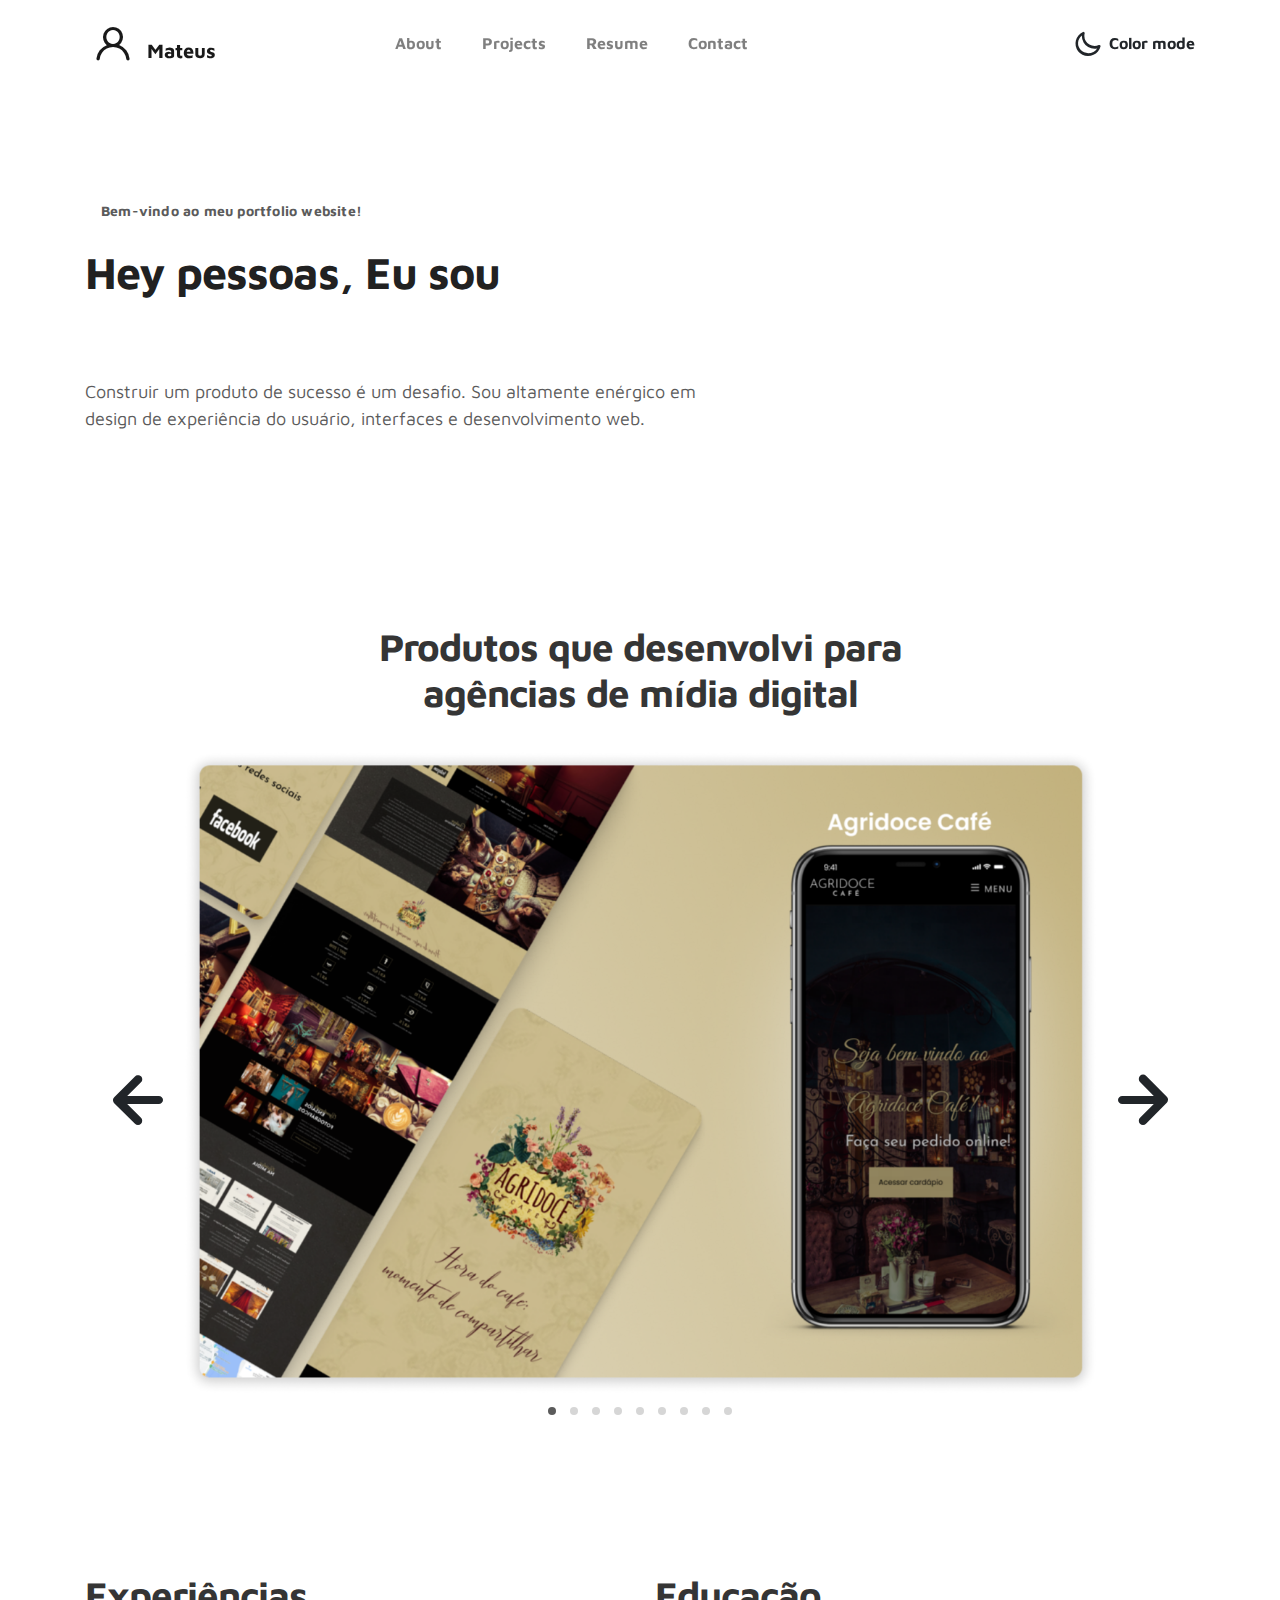
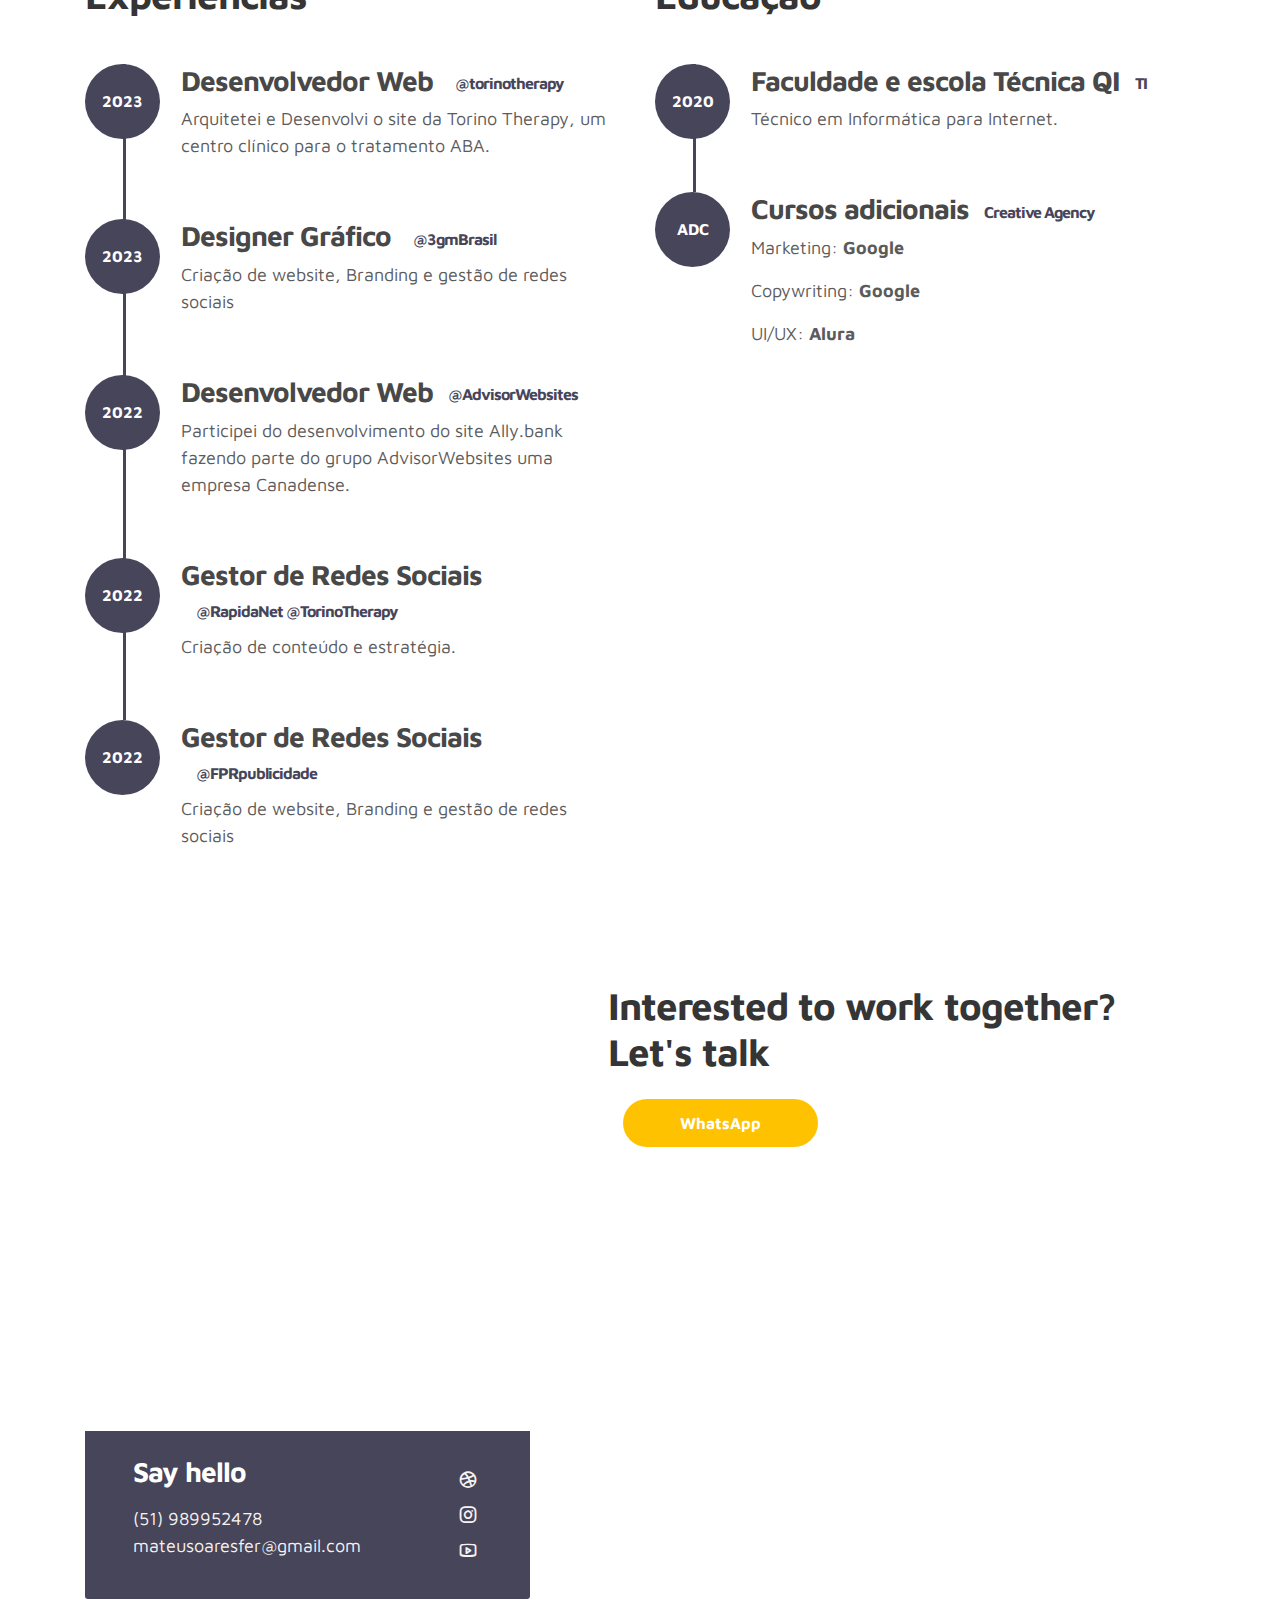
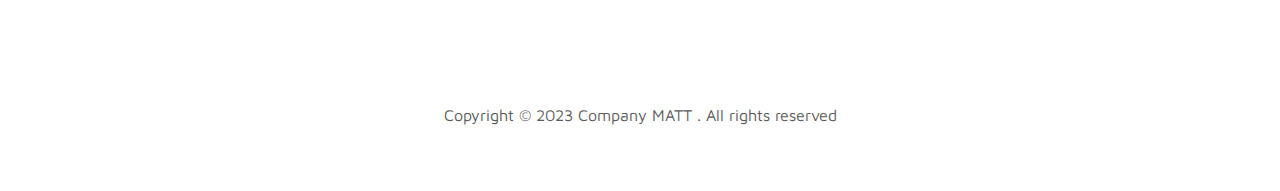
<file: index.html>
<!doctype html>
<html lang="en">
  <head>
    <meta charset="utf-8">
    <meta name="viewport" content="width=device-width, initial-scale=1, shrink-to-fit=no">
    <meta name="description" content="">
    <meta name="author" content="">

    <title>Mateus Fernandes</title>

    <link rel="stylesheet" href="css/bootstrap.min.css">
    <link rel="stylesheet" href="css/unicons.css">
    <link rel="stylesheet" href="css/owl.carousel.min.css">
    <link rel="stylesheet" href="css/owl.theme.default.min.css">

    <!-- MAIN STYLE -->
    <link rel="stylesheet" href="css/tooplate-style.css">
    
<!--




-->
  </head>
  <body>

    <!-- MENU -->
    <nav class="navbar navbar-expand-sm navbar-light">
        <div class="container">
            <a class="navbar-brand" href="index.html"><i class='uil uil-user'></i> Mateus</a>

            <button class="navbar-toggler" type="button" data-toggle="collapse" data-target="#navbarNav" aria-controls="navbarNav" aria-expanded="false"
                aria-label="Toggle navigation">
                <span class="navbar-toggler-icon"></span>
                <span class="navbar-toggler-icon"></span>
                <span class="navbar-toggler-icon"></span>
            </button>

            <div class="collapse navbar-collapse" id="navbarNav">
                <ul class="navbar-nav mx-auto">
                    <li class="nav-item">
                        <a href="#about" class="nav-link"><span data-hover="About">About</span></a>
                    </li>
                    <li class="nav-item">
                        <a href="#project" class="nav-link"><span data-hover="Projects">Projects</span></a>
                    </li>
                    <li class="nav-item">
                        <a href="#resume" class="nav-link"><span data-hover="Resume">Resume</span></a>
                    </li>
                    <li class="nav-item">
                        <a href="#contact" class="nav-link"><span data-hover="Contact">Contact</span></a>
                    </li>
                </ul>

                <ul class="navbar-nav ml-lg-auto">
                    <div class="ml-lg-4">
                      <div class="color-mode d-lg-flex justify-content-center align-items-center">
                        <i class="color-mode-icon"></i>
                        Color mode
                      </div>
                    </div>
                </ul>
            </div>
        </div>
    </nav>

    <!-- ABOUT -->
    <section class="about full-screen d-lg-flex justify-content-center align-items-center" id="about">
        <div class="container">
            <div class="row">
                
                <div class="col-lg-7 col-md-12 col-12 d-flex align-items-center">
                    <div class="about-text">
                        <small class="small-text">Bem-vindo ao <span class="mobile-block">meu portfolio website!</span></small>
                        <h1 class="animated animated-text">
                            <span class="mr-2">Hey pessoas, Eu sou</span>
                                <div class="animated-info">
                                    <span class="animated-item">Mateus</span>
                                    <span class="animated-item">Web Designer</span>
                                    <span class="animated-item">UI/UX</span>
                                </div>
                        </h1>

                        <p>Construir um produto de sucesso é um desafio. Sou altamente enérgico em design de experiência do usuário, interfaces e desenvolvimento web.</p>
                        
                        <!--<div class="custom-btn-group mt-4">
                          <a href="#" class="btn mr-lg-2 custom-btn"><i class='uil uil-file-alt'></i> Download Resume</a>
                          <a href="#contact" class="btn custom-btn custom-btn-bg custom-btn-link">Get a free quote</a>
                        </div>-->
                    </div>
                </div>

              

            </div>
        </div>
    </section>

    <!-- PROJECTS -->
    <section class="project py-5" id="project">
        <div class="container">
                
                <div class="row">
                  <div class="col-lg-11 text-center mx-auto col-12">

                      <div class="col-lg-8 mx-auto">
                        <h2>Produtos que desenvolvi para agências de mídia digital</h2>
                      </div>

                      <div class="owl-carousel owl-theme">
                        <div class="item">
                          <div class="project-info">
                            <a href="./projeto/cafe.html" target="_blank"><img src="images/project/project-image01.png" class="img-fluid" alt="project image"></a>
                            
                          </div>
                        </div>

                        <div class="item">
                          <div class="project-info">
                            <a href="./projeto/estetica.html" target="_blank"><img src="images/project/project-image02.png" class="img-fluid" alt="project image"></a>
                            
                          </div>
                        </div>

                        <div class="item">
                          <div class="project-info">
                            <a href="./projeto/torino.html" target="_blank" rel="noopener noreferrer"><img src="images/project/project-image03.png" class="img-fluid" alt="project image"></a>
                            
                          </div>
                        </div>

                        <div class="item">
                          <div class="project-info">
                            <a href="./projeto/escola.html" target="_blank" rel="noopener noreferrer"><img src="images/project/project-image04.png" class="img-fluid" alt="project image"></a>
                            
                          </div>
                        </div>

                        <div class="item">
                          <div class="project-info">
                            <a href="./projeto/telha.html" target="_blank"><img src="images/project/project-image05.png" class="img-fluid" alt="project image"></a>
                            
                          </div>
                        </div>
                        <div class="item">
                          <div class="project-info">
                          <a href="./projeto/dentolin.html" target="_blank" rel="noopener noreferrer"><img src="images/project/project-image06.png" class="img-fluid" alt="project image"></a>
                            
                          </div>
                        </div>
                        <div class="item">
                          <div class="project-info">
                            <a href="./projeto/refri.html" target="_blank" rel="noopener noreferrer"> <img src="images/project/project-image07.png" class="img-fluid" alt="project image"></a>
                           
                          </div>
                        </div>
                        <div class="item">
                          <div class="project-info">
                            <a href="./projeto/sudonet.html" target="_blank" rel="noopener noreferrer"><img src="images/project/project-image08.png" class="img-fluid" alt="project image"></a>
                            
                          </div>
                        </div>
                        <div class="item">
                          <div class="project-info">
                            <a href="./projeto/agro.html" target="_blank" rel="noopener noreferrer"><img src="images/project/project-image09.png" class="img-fluid" alt="project image"></a>
                            
                          </div>
                        </div>
                      </div>

                  </div>
                </div>
        </div>
    </section>

    <!-- FEATURES -->
    <section class="resume py-5 d-lg-flex justify-content-center align-items-center" id="resume">
        <div class="container">
            <div class="row">

                <div class="col-lg-6 col-12">
                  <h2 class="mb-4">Experiências</h2>

                    <div class="timeline">
                        <div class="timeline-wrapper">
                             <div class="timeline-yr">
                                  <span>2023</span>
                             </div>
                             <div class="timeline-info">
                                  <h3><span>Desenvolvedor Web </span><small>@torinotherapy</small></h3>
                                  <p>Arquitetei e Desenvolvi o site da Torino Therapy, um centro clínico para o tratamento ABA.</p>
                             </div>
                        </div>
                        <div class="timeline-wrapper">
                          <div class="timeline-yr">
                               <span>2023</span>
                          </div>
                          <div class="timeline-info">
                               <h3><span>
                                Designer Gráfico </span><small>@3gmBrasil</small></h3>
                               <p>Criação de website, Branding e gestão de redes sociais</p>
                          </div>
                     </div>
                        <div class="timeline-wrapper">
                            <div class="timeline-yr">
                                <span>2022</span>
                            </div>
                            <div class="timeline-info">
                                <h3><span>Desenvolvedor Web</span><small>@AdvisorWebsites
                                </small></h3>
                                <p>Participei do desenvolvimento do site Ally.bank fazendo parte do grupo AdvisorWebsites uma empresa Canadense.</p>
                            </div>
                        </div>

                        <div class="timeline-wrapper">
                            <div class="timeline-yr">
                                <span>2022</span>
                            </div>
                            <div class="timeline-info">
                                <h3><span>Gestor de Redes Sociais <small>@RapidaNet @TorinoTherapy
                                </small> </h3>
                                <p>Criação de conteúdo e estratégia.</p>
                            </div>
                        </div>
                        
                        <div class="timeline-wrapper">
                            <div class="timeline-yr">
                                <span>2022</span>
                            </div>
                            <div class="timeline-info">
                                <h3><span>Gestor de Redes Sociais<small>@FPRpublicidade</small></h3>
                                <p>Criação de website, Branding e gestão de redes sociais</p>
                            </div>
                        </div>

                    </div>
                </div>

                <div class="col-lg-6 col-12">
                  <h2 class="mb-4 mobile-mt-2">Educação</h2>

                    <div class="timeline">
                        <div class="timeline-wrapper">
                             <div class="timeline-yr">
                                  <span>2020</span>
                             </div>
                             <div class="timeline-info">
                                  <h3><span>Faculdade e escola Técnica QI</span><small>TI</small></h3>
                                  <p>Técnico em Informática para Internet.</p>
                             </div>
                        </div>

                        <div class="timeline-wrapper">
                            <div class="timeline-yr">
                                <span>ADC</span>
                            </div>
                            <div class="timeline-info">
                                <h3><span>Cursos adicionais</span><small>Creative Agency</small></h3>
                                <p>Marketing: <b>Google</b></p>
                                <p>Copywriting: <b>Google</b></p>
                                <p>UI/UX: <b>Alura</b></p>
                                
                            </div>
                        </div>
                        
                        

                    </div>
                </div>
                
            </div>
        </div>
    </section>

    <!-- CONTACT -->
    <section class="contact py-5" id="contact">
      <div class="container">
        <div class="row">
          
          <div class="col-lg-5 mr-lg-5 col-12">
            <div class="google-map w-100">
              <iframe src="https://www.google.com/maps/embed?pb=!1m18!1m12!1m3!1d55461.64875942222!2d-51.20052623066234!3d-29.68054236833806!2m3!1f0!2f0!3f0!3m2!1i1024!2i768!4f13.1!3m3!1m2!1s0x951943bac8225307%3A0x1ed250742a7112c!2sCentro%2C%20Novo%20Hamburgo%20-%20RS!5e0!3m2!1sen!2sbr!4v1692596709277!5m2!1sen!2sbr" width="600" height="450" style="border:0;" allowfullscreen="" loading="lazy" referrerpolicy="no-referrer-when-downgrade"></iframe>
            </div>

            <div class="contact-info d-flex justify-content-between align-items-center py-4 px-lg-5">
                <div class="contact-info-item">
                  <h3 class="mb-3 text-white">Say hello</h3>
                  <p class="footer-text mb-0">(51) 989952478</p>
                  <p><a href="mailto:hello@company.co">mateusoaresfer@gmail.com</a></p>
                </div>

                <ul class="social-links">
                     <li><a href="#" class="uil uil-dribbble" data-toggle="tooltip" data-placement="left" title="Dribbble"></a></li>
                     <li><a href="#" class="uil uil-instagram" data-toggle="tooltip" data-placement="left" title="Instagram"></a></li>
                     <li><a href="#" class="uil uil-youtube" data-toggle="tooltip" data-placement="left" title="Youtube"></a></li>
                </ul>
            </div>
          </div>

          <div class="col-lg-6 col-12">
            <div class="contact-form">
              <h2 class="mb-4">Interested to work together? Let's talk</h2>

             <!--  <form action="" method="get">
                <div class="row">
                  <div class="col-lg-6 col-12">
                    <input type="text" class="form-control" name="name" placeholder="Your Name" id="name">
                  </div>

                  <div class="col-lg-6 col-12">
                    <input type="email" class="form-control" name="email" placeholder="Email" id="email">
                  </div>

                  <div class="col-12">
                    <textarea name="message" rows="6" class="form-control" id="message" placeholder="Message"></textarea>
                  </div>

                 
                </div>
              </form>-->
              <div class=" col-lg-5 col-12">
                <a href="https://wa.me/5551989952478"><input type="submit" class="form-control submit-btn" value="WhatsApp"></a>
                
              </div>
            </div>
          </div>

        </div>
      </div>
    </section>

    <!-- FOOTER -->
     <footer class="footer py-5">
          <div class="container">
               <div class="row">

                    <div class="col-lg-12 col-12">                                
                        <p class="copyright-text text-center">Copyright &copy; 2023 Company MATT . All rights reserved</p>
                        
                    </div>
                    
               </div>
          </div>
     </footer>

    <script src="js/jquery-3.3.1.min.js"></script>
    <script src="js/popper.min.js"></script>
    <script src="js/bootstrap.min.js"></script>
    <script src="js/Headroom.js"></script>
    <script src="js/jQuery.headroom.js"></script>
    <script src="js/owl.carousel.min.js"></script>
    <script src="js/smoothscroll.js"></script>
    <script src="js/custom.js"></script>

  </body>
</html>
</file>
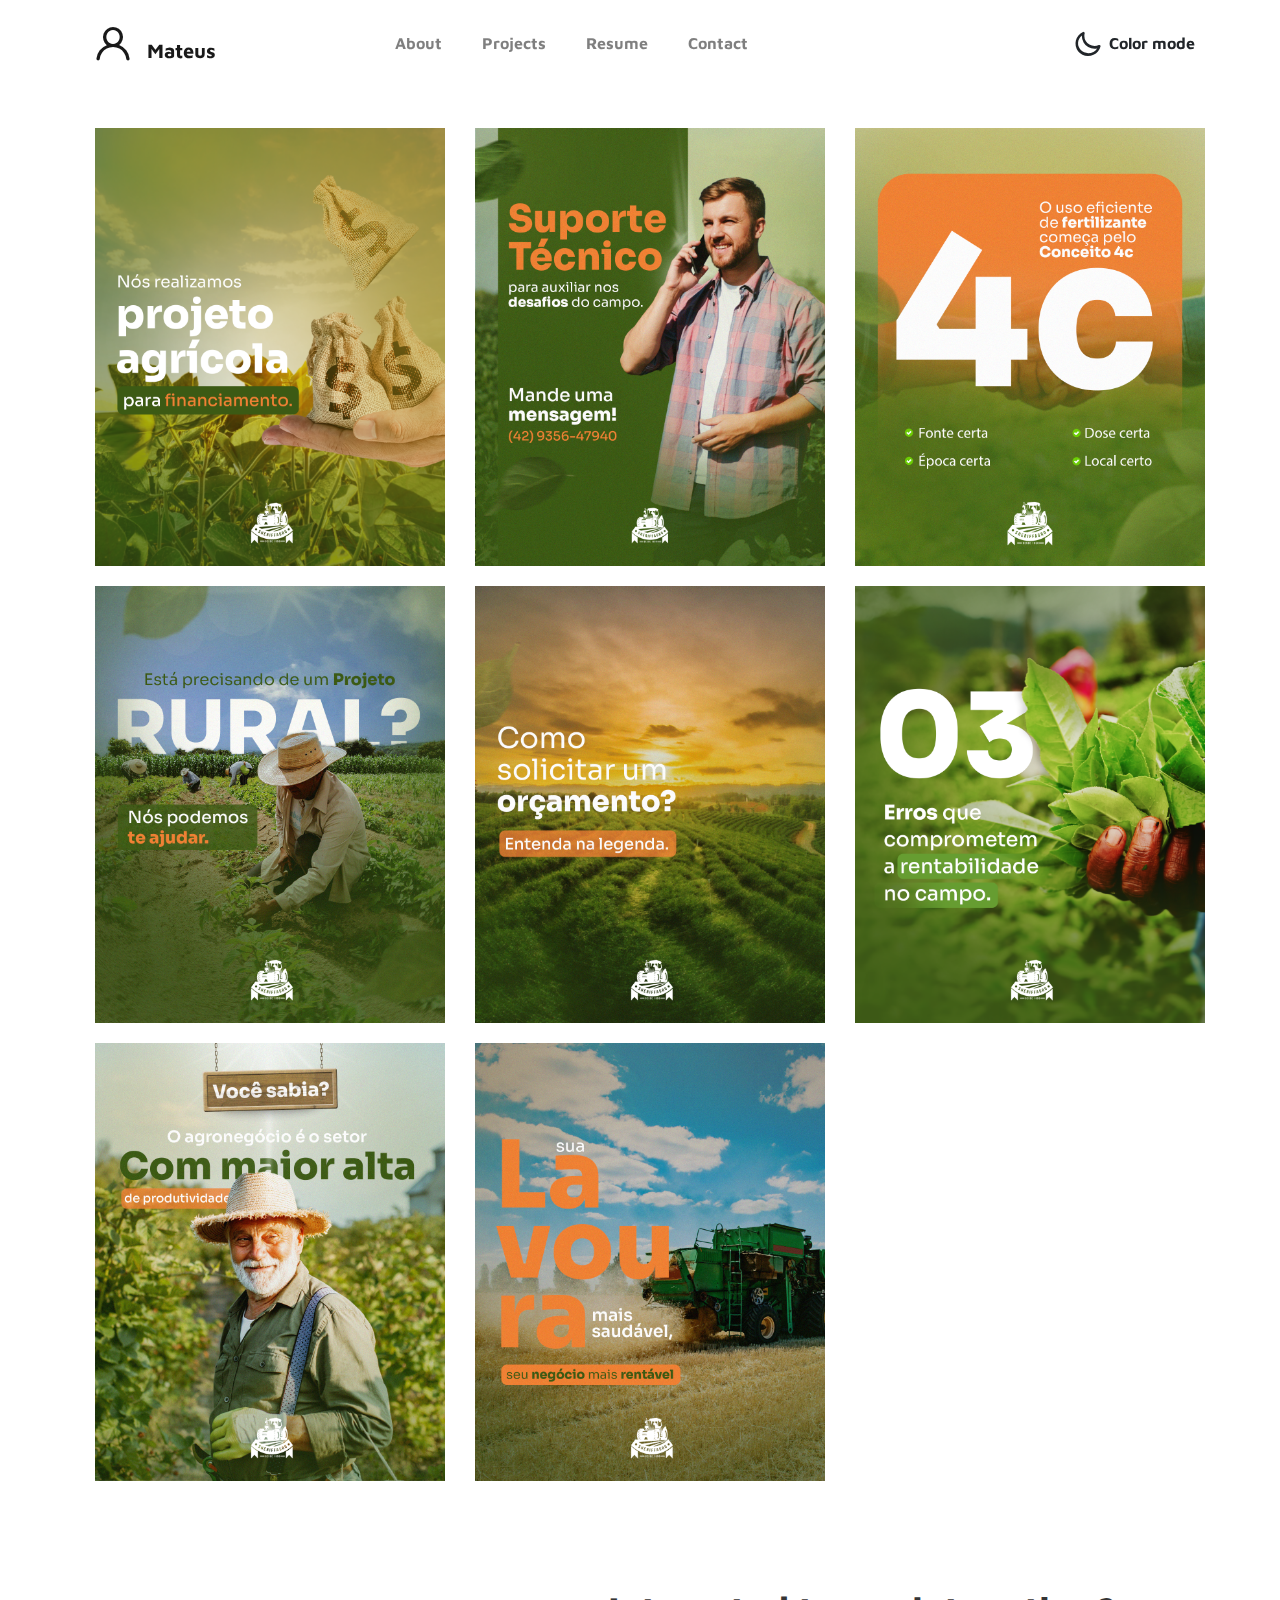
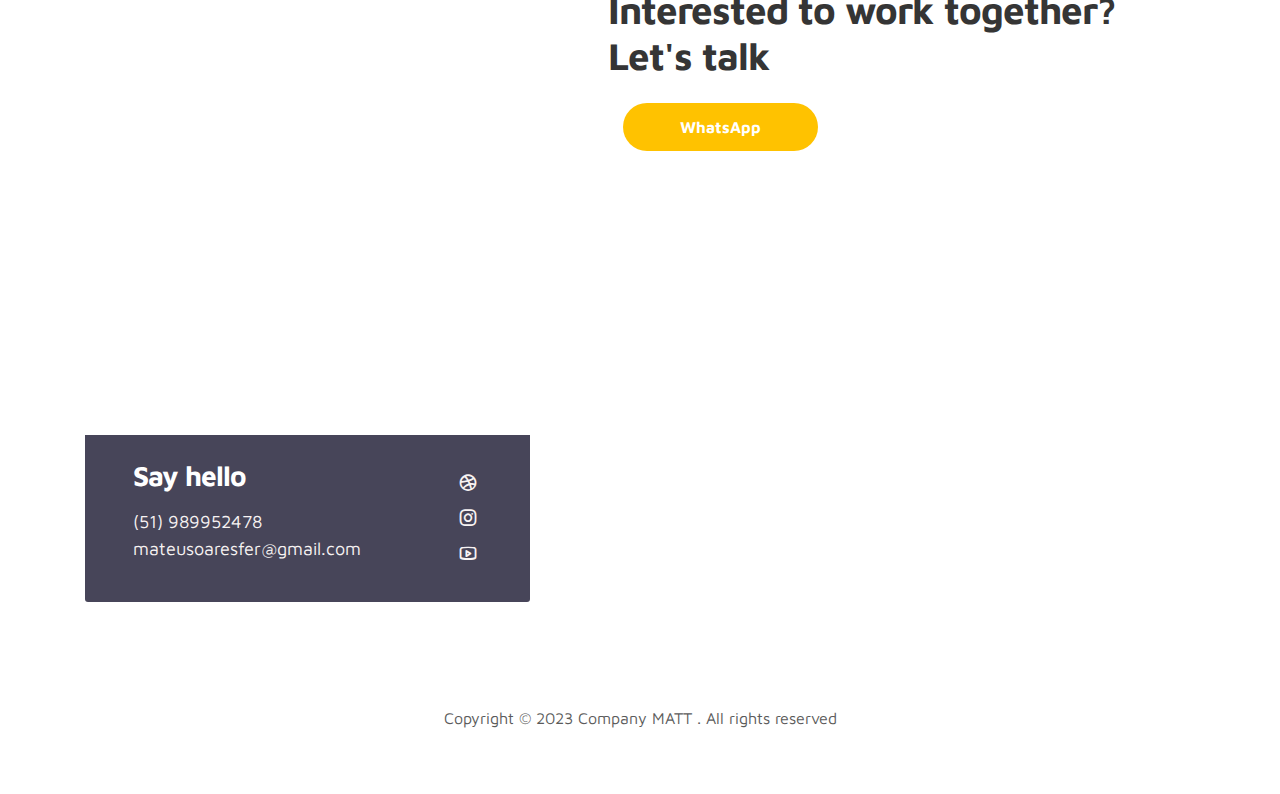
<file: projeto/agro.html>
<!doctype html>
<html lang="en">
  <head>
    <meta charset="utf-8">
    <meta name="viewport" content="width=device-width, initial-scale=1, shrink-to-fit=no">
    <meta name="description" content="">
    <meta name="author" content="">

    <title>Mateus Fernandes</title>

    <link rel="stylesheet" href="../css/bootstrap.min.css">
    <link rel="stylesheet" href="../css/unicons.css">
    <link rel="stylesheet" href="../css/owl.carousel.min.css">
    <link rel="stylesheet" href="../css/owl.theme.default.min.css">

    <!-- MAIN STYLE -->
    <link rel="stylesheet" href="../css/tooplate-style.css">
    
<!--




-->
  </head>
  <body>

    <!-- MENU -->
    <nav class="navbar navbar-expand-sm navbar-light">
        <div class="container">
            <a class="navbar-brand" href="../index.html"><i class='uil uil-user'></i> Mateus</a>

            <button class="navbar-toggler" type="button" data-toggle="collapse" data-target="#navbarNav" aria-controls="navbarNav" aria-expanded="false"
                aria-label="Toggle navigation">
                <span class="navbar-toggler-icon"></span>
                <span class="navbar-toggler-icon"></span>
                <span class="navbar-toggler-icon"></span>
            </button>

            <div class="collapse navbar-collapse" id="navbarNav">
                <ul class="navbar-nav mx-auto">
                    <li class="nav-item">
                        <a href="../index.html#about" class="nav-link"><span data-hover="About">About</span></a>
                    </li>
                    <li class="nav-item">
                        <a href="../index.html#project" class="nav-link"><span data-hover="Projects">Projects</span></a>
                    </li>
                    <li class="nav-item">
                        <a href="../index.html#resume" class="nav-link"><span data-hover="Resume">Resume</span></a>
                    </li>
                    <li class="nav-item">
                        <a href="../index.html#contact" class="nav-link"><span data-hover="Contact">Contact</span></a>
                    </li>
                </ul>

                <ul class="navbar-nav ml-lg-auto">
                    <div class="ml-lg-4">
                      <div class="color-mode d-lg-flex justify-content-center align-items-center">
                        <i class="color-mode-icon"></i>
                        Color mode
                      </div>
                    </div>
                </ul>
            </div>
        </div>
    </nav>

   

    <!-- FEATURES -->
    <div class="container py-5">
        <div class="row">
            <div class="col-md-4">
                <img src="../images/project/1.sherif.png" alt="Imagem 1" class="imagem">
            </div>
            <div class="col-md-4">
                <img src="../images/project/2.sherif.png" alt="Imagem 2" class="imagem">
            </div>
            <div class="col-md-4">
                <img src="../images/project/3.sherif.png" alt="Imagem 3" class="imagem">
            </div>
        </div>
        <div class="row">
            <div class="col-md-4">
                <img src="../images/project/4.sherif.png" alt="Imagem 1" class="imagem">
            </div>
            <div class="col-md-4">
                <img src="../images/project/5.sherif.png" alt="Imagem 2" class="imagem">
            </div>
            <div class="col-md-4">
                <img src="../images/project/6.sherif.png" alt="Imagem 3" class="imagem">
            </div>
        </div>
        <div class="row">
            <div class="col-md-4">
                <img src="../images/project/7.sherif.png" alt="Imagem 1" class="imagem">
            </div>
            <div class="col-md-4">
                <img src="../images/project/8.sherif.png" alt="Imagem 2" class="imagem">
            </div>
         
        </div>
    </div>
    

    <!-- CONTACT -->
    <section class="contact py-5" id="contact">
      <div class="container">
        <div class="row">
          
          <div class="col-lg-5 mr-lg-5 col-12">
            <div class="google-map w-100">
              <iframe src="https://www.google.com/maps/embed?pb=!1m18!1m12!1m3!1d55461.64875942222!2d-51.20052623066234!3d-29.68054236833806!2m3!1f0!2f0!3f0!3m2!1i1024!2i768!4f13.1!3m3!1m2!1s0x951943bac8225307%3A0x1ed250742a7112c!2sCentro%2C%20Novo%20Hamburgo%20-%20RS!5e0!3m2!1sen!2sbr!4v1692596709277!5m2!1sen!2sbr" width="600" height="450" style="border:0;" allowfullscreen="" loading="lazy" referrerpolicy="no-referrer-when-downgrade"></iframe>
            </div>

            <div class="contact-info d-flex justify-content-between align-items-center py-4 px-lg-5">
                <div class="contact-info-item">
                  <h3 class="mb-3 text-white">Say hello</h3>
                  <p class="footer-text mb-0">(51) 989952478</p>
                  <p><a href="mailto:hello@company.co">mateusoaresfer@gmail.com</a></p>
                </div>

                <ul class="social-links">
                     <li><a href="#" class="uil uil-dribbble" data-toggle="tooltip" data-placement="left" title="Dribbble"></a></li>
                     <li><a href="#" class="uil uil-instagram" data-toggle="tooltip" data-placement="left" title="Instagram"></a></li>
                     <li><a href="#" class="uil uil-youtube" data-toggle="tooltip" data-placement="left" title="Youtube"></a></li>
                </ul>
            </div>
          </div>

          <div class="col-lg-6 col-12">
            <div class="contact-form">
              <h2 class="mb-4">Interested to work together? Let's talk</h2>

             <!--  <form action="" method="get">
                <div class="row">
                  <div class="col-lg-6 col-12">
                    <input type="text" class="form-control" name="name" placeholder="Your Name" id="name">
                  </div>

                  <div class="col-lg-6 col-12">
                    <input type="email" class="form-control" name="email" placeholder="Email" id="email">
                  </div>

                  <div class="col-12">
                    <textarea name="message" rows="6" class="form-control" id="message" placeholder="Message"></textarea>
                  </div>

                 
                </div>
              </form>-->
              <div class=" col-lg-5 col-12">
                <a href="https://wa.me/5551989952478"><input type="submit" class="form-control submit-btn" value="WhatsApp"></a>
                
              </div>
            </div>
          </div>

        </div>
      </div>
    </section>

    <!-- FOOTER -->
     <footer class="footer py-5">
          <div class="container">
               <div class="row">

                    <div class="col-lg-12 col-12">                                
                        <p class="copyright-text text-center">Copyright &copy; 2023 Company MATT . All rights reserved</p>
                        
                    </div>
                    
               </div>
          </div>
     </footer>

    <script src="../js/jquery-3.3.1.min.js"></script>
    <script src="../js/popper.min.js"></script>
    <script src="../js/bootstrap.min.js"></script>
    <script src="../js/Headroom.js"></script>
    <script src="../js/jQuery.headroom.js"></script>
    <script src="../js/owl.carousel.min.js"></script>
    <script src="../js/smoothscroll.js"></script>
    <script src="../js/custom.js"></script>

  </body>
</html>
</file>
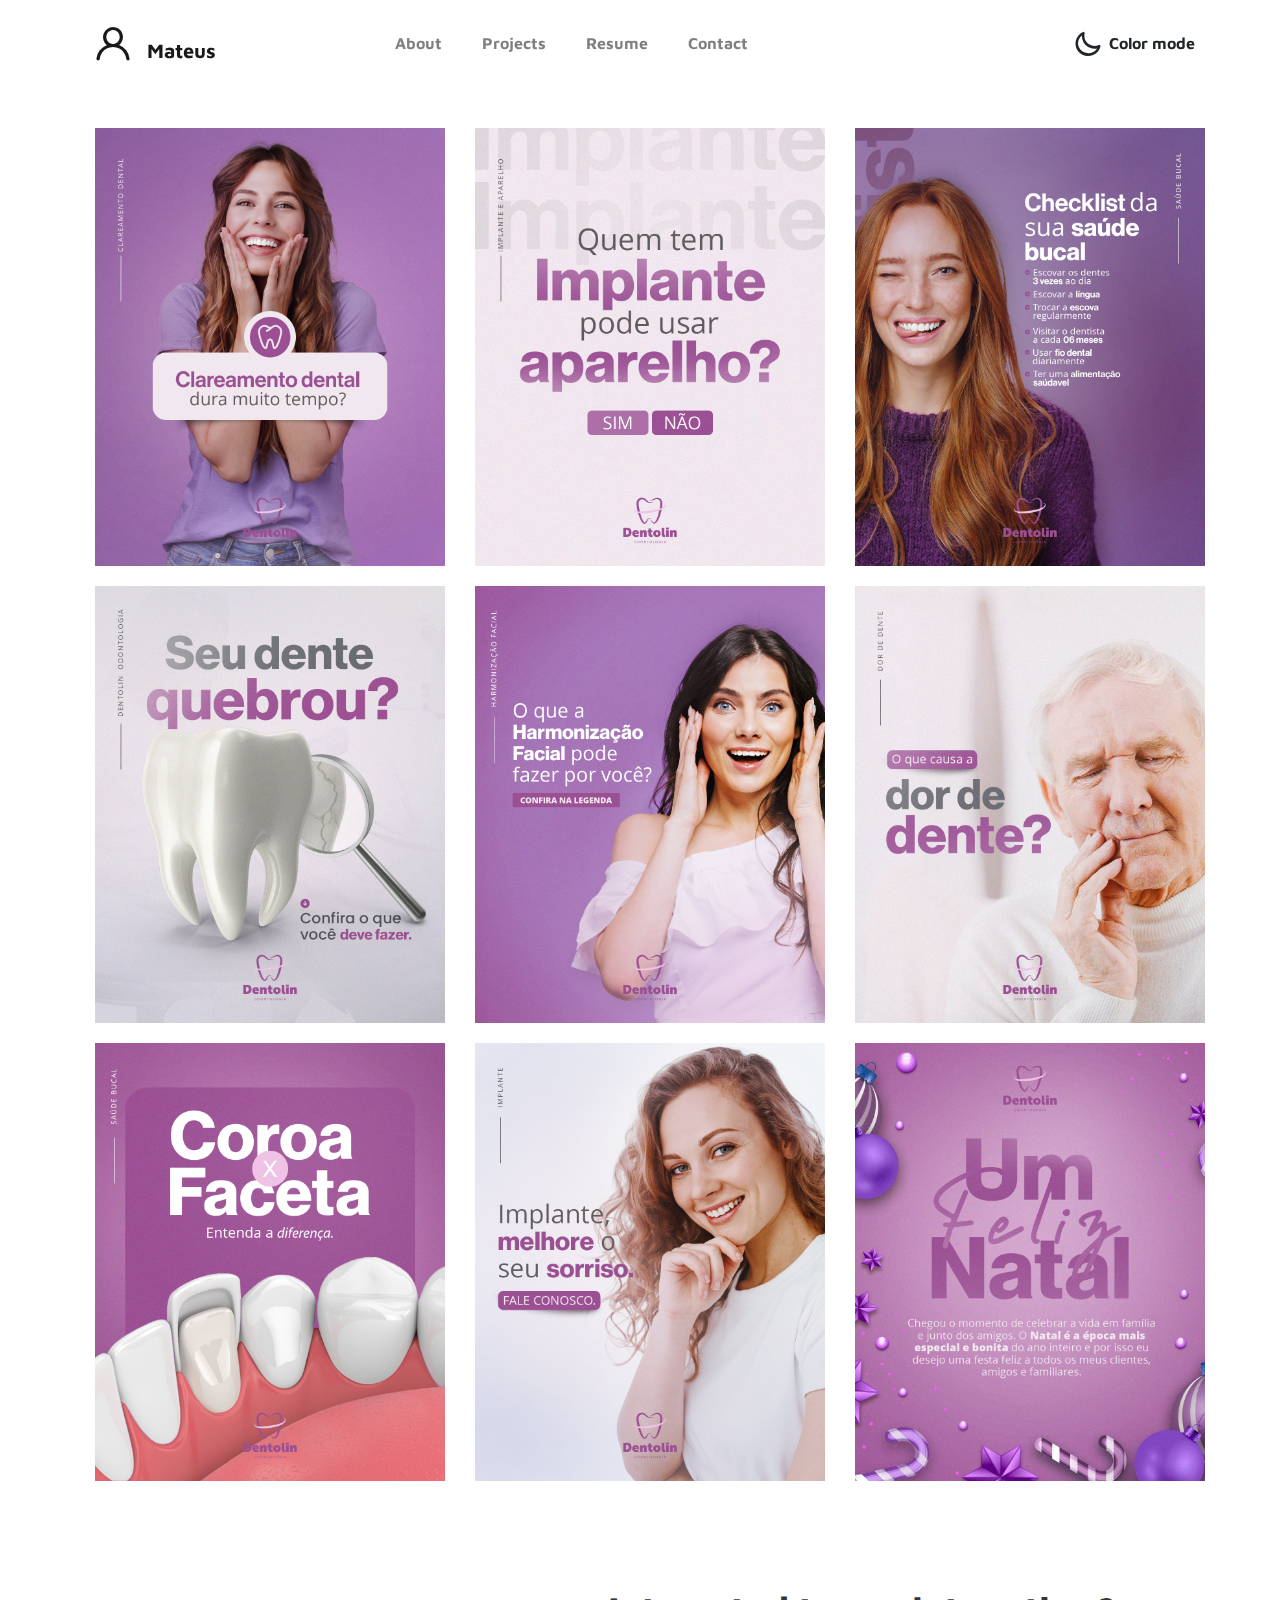
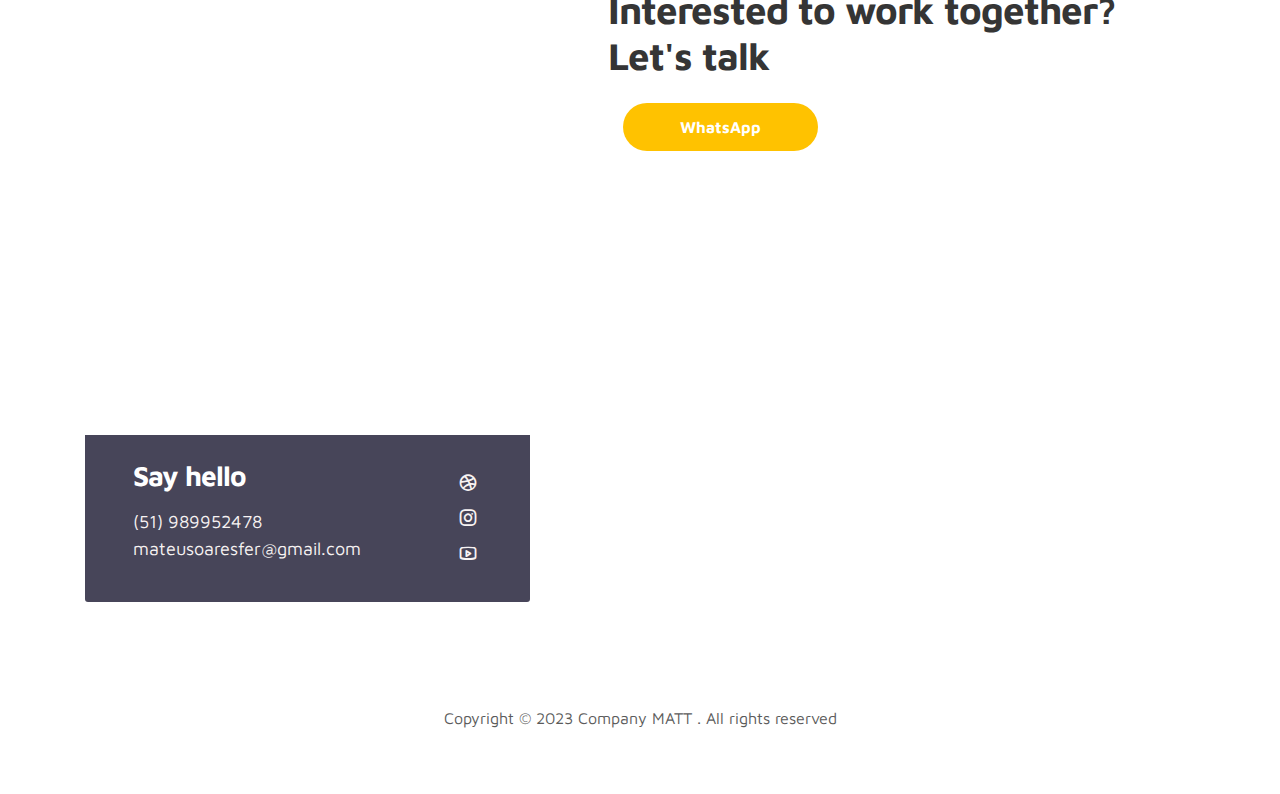
<file: projeto/dentolin.html>
<!doctype html>
<html lang="en">
  <head>
    <meta charset="utf-8">
    <meta name="viewport" content="width=device-width, initial-scale=1, shrink-to-fit=no">
    <meta name="description" content="">
    <meta name="author" content="">

    <title>Mateus Fernandes</title>

    <link rel="stylesheet" href="../css/bootstrap.min.css">
    <link rel="stylesheet" href="../css/unicons.css">
    <link rel="stylesheet" href="../css/owl.carousel.min.css">
    <link rel="stylesheet" href="../css/owl.theme.default.min.css">

    <!-- MAIN STYLE -->
    <link rel="stylesheet" href="../css/tooplate-style.css">
    
<!--




-->
  </head>
  <body>

    <!-- MENU -->
    <nav class="navbar navbar-expand-sm navbar-light">
        <div class="container">
            <a class="navbar-brand" href="../index.html"><i class='uil uil-user'></i> Mateus</a>

            <button class="navbar-toggler" type="button" data-toggle="collapse" data-target="#navbarNav" aria-controls="navbarNav" aria-expanded="false"
                aria-label="Toggle navigation">
                <span class="navbar-toggler-icon"></span>
                <span class="navbar-toggler-icon"></span>
                <span class="navbar-toggler-icon"></span>
            </button>

            <div class="collapse navbar-collapse" id="navbarNav">
                <ul class="navbar-nav mx-auto">
                    <li class="nav-item">
                        <a href="../index.html#about" class="nav-link"><span data-hover="About">About</span></a>
                    </li>
                    <li class="nav-item">
                        <a href="../index.html#project" class="nav-link"><span data-hover="Projects">Projects</span></a>
                    </li>
                    <li class="nav-item">
                        <a href="../index.html#resume" class="nav-link"><span data-hover="Resume">Resume</span></a>
                    </li>
                    <li class="nav-item">
                        <a href="../index.html#contact" class="nav-link"><span data-hover="Contact">Contact</span></a>
                    </li>
                </ul>

                <ul class="navbar-nav ml-lg-auto">
                    <div class="ml-lg-4">
                      <div class="color-mode d-lg-flex justify-content-center align-items-center">
                        <i class="color-mode-icon"></i>
                        Color mode
                      </div>
                    </div>
                </ul>
            </div>
        </div>
    </nav>

   

    <!-- FEATURES -->
    <div class="container py-5">
        <div class="row">
            <div class="col-md-4">
                <img src="../images/project/ 1.dentolin.png" alt="Imagem 1" class="imagem">
            </div>
            <div class="col-md-4">
                <img src="../images/project/ 2.dentolin.png" alt="Imagem 2" class="imagem">
            </div>
            <div class="col-md-4">
                <img src="../images/project/ 3.dentolin.png" alt="Imagem 3" class="imagem">
            </div>
        </div>
        <div class="row">
            <div class="col-md-4">
                <img src="../images/project/ 4.dentolin.png" alt="Imagem 1" class="imagem">
            </div>
            <div class="col-md-4">
                <img src="../images/project/ 5.dentolin.png" alt="Imagem 2" class="imagem">
            </div>
            <div class="col-md-4">
                <img src="../images/project/ 6.dentolin.png" alt="Imagem 3" class="imagem">
            </div>
        </div>
        <div class="row">
            <div class="col-md-4">
                <img src="../images/project/ 7.dentolin.png" alt="Imagem 1" class="imagem">
            </div>
            <div class="col-md-4">
                <img src="../images/project/ 8.dentolin.png" alt="Imagem 2" class="imagem">
            </div>
            <div class="col-md-4">
                <img src="../images/project/ 9.dentolin.png" alt="Imagem 3" class="imagem">
            </div>
        </div>
    </div>
    

    <!-- CONTACT -->
    <section class="contact py-5" id="contact">
      <div class="container">
        <div class="row">
          
          <div class="col-lg-5 mr-lg-5 col-12">
            <div class="google-map w-100">
              <iframe src="https://www.google.com/maps/embed?pb=!1m18!1m12!1m3!1d55461.64875942222!2d-51.20052623066234!3d-29.68054236833806!2m3!1f0!2f0!3f0!3m2!1i1024!2i768!4f13.1!3m3!1m2!1s0x951943bac8225307%3A0x1ed250742a7112c!2sCentro%2C%20Novo%20Hamburgo%20-%20RS!5e0!3m2!1sen!2sbr!4v1692596709277!5m2!1sen!2sbr" width="600" height="450" style="border:0;" allowfullscreen="" loading="lazy" referrerpolicy="no-referrer-when-downgrade"></iframe>
            </div>

            <div class="contact-info d-flex justify-content-between align-items-center py-4 px-lg-5">
                <div class="contact-info-item">
                  <h3 class="mb-3 text-white">Say hello</h3>
                  <p class="footer-text mb-0">(51) 989952478</p>
                  <p><a href="mailto:hello@company.co">mateusoaresfer@gmail.com</a></p>
                </div>

                <ul class="social-links">
                     <li><a href="#" class="uil uil-dribbble" data-toggle="tooltip" data-placement="left" title="Dribbble"></a></li>
                     <li><a href="#" class="uil uil-instagram" data-toggle="tooltip" data-placement="left" title="Instagram"></a></li>
                     <li><a href="#" class="uil uil-youtube" data-toggle="tooltip" data-placement="left" title="Youtube"></a></li>
                </ul>
            </div>
          </div>

          <div class="col-lg-6 col-12">
            <div class="contact-form">
              <h2 class="mb-4">Interested to work together? Let's talk</h2>

             <!--  <form action="" method="get">
                <div class="row">
                  <div class="col-lg-6 col-12">
                    <input type="text" class="form-control" name="name" placeholder="Your Name" id="name">
                  </div>

                  <div class="col-lg-6 col-12">
                    <input type="email" class="form-control" name="email" placeholder="Email" id="email">
                  </div>

                  <div class="col-12">
                    <textarea name="message" rows="6" class="form-control" id="message" placeholder="Message"></textarea>
                  </div>

                 
                </div>
              </form>-->
              <div class=" col-lg-5 col-12">
                <a href="https://wa.me/5551989952478"><input type="submit" class="form-control submit-btn" value="WhatsApp"></a>
                
              </div>
            </div>
          </div>

        </div>
      </div>
    </section>

    <!-- FOOTER -->
     <footer class="footer py-5">
          <div class="container">
               <div class="row">

                    <div class="col-lg-12 col-12">                                
                        <p class="copyright-text text-center">Copyright &copy; 2023 Company MATT . All rights reserved</p>
                        
                    </div>
                    
               </div>
          </div>
     </footer>

    <script src="../js/jquery-3.3.1.min.js"></script>
    <script src="../js/popper.min.js"></script>
    <script src="../js/bootstrap.min.js"></script>
    <script src="../js/Headroom.js"></script>
    <script src="../js/jQuery.headroom.js"></script>
    <script src="../js/owl.carousel.min.js"></script>
    <script src="../js/smoothscroll.js"></script>
    <script src="../js/custom.js"></script>

  </body>
</html>
</file>
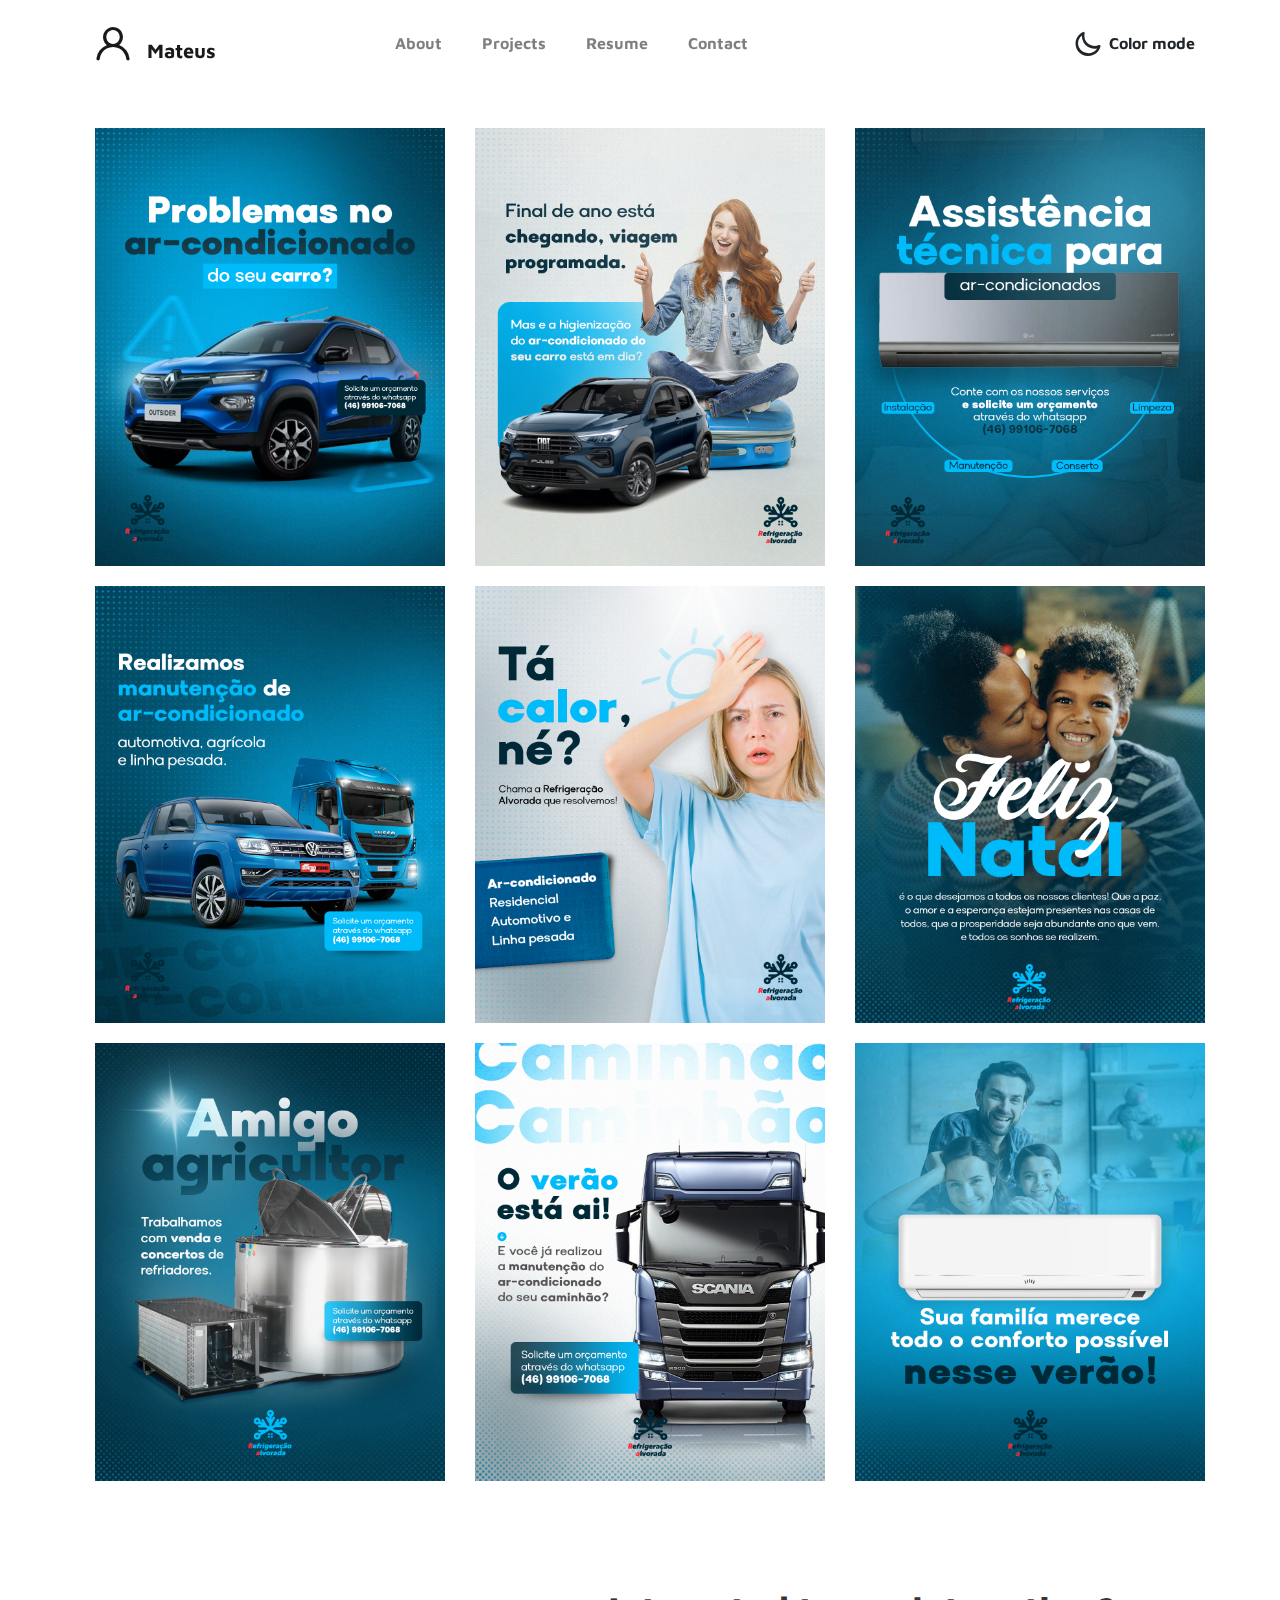
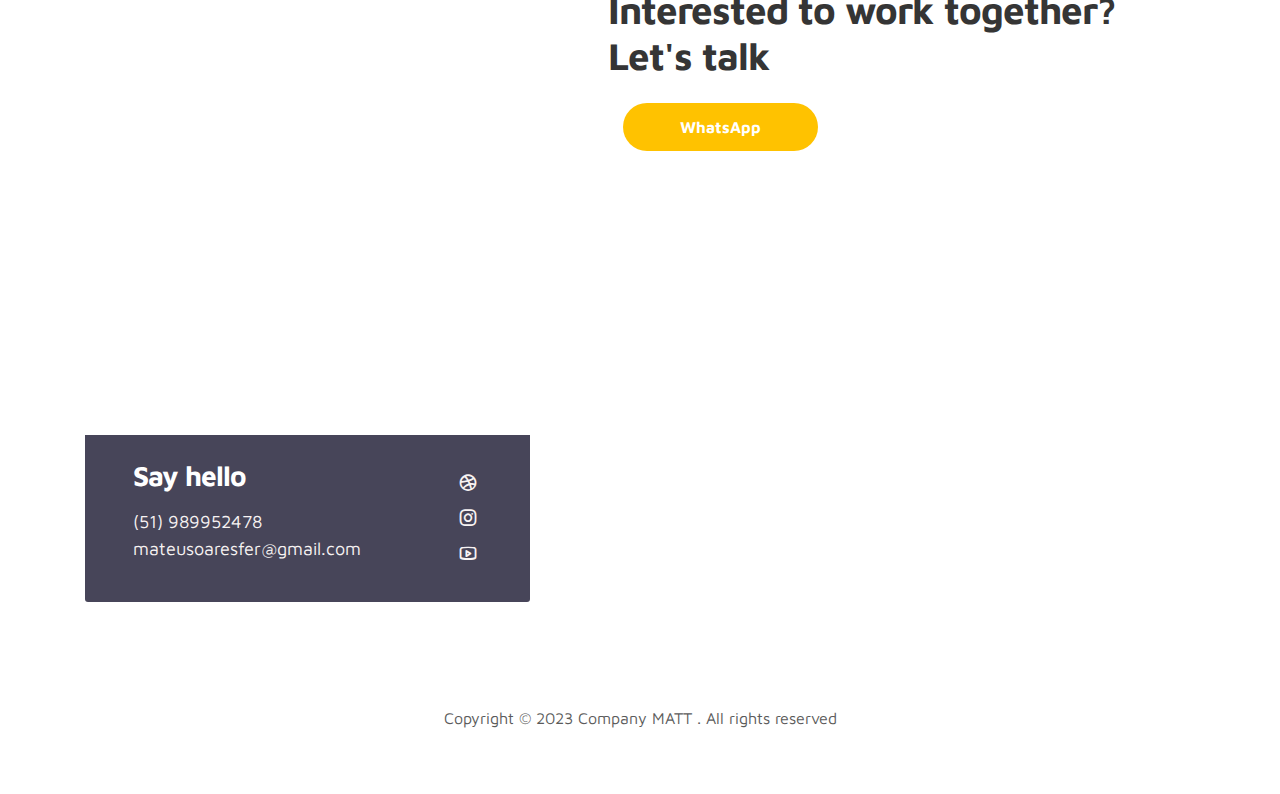
<file: projeto/refri.html>
<!doctype html>
<html lang="en">
  <head>
    <meta charset="utf-8">
    <meta name="viewport" content="width=device-width, initial-scale=1, shrink-to-fit=no">
    <meta name="description" content="">
    <meta name="author" content="">

    <title>Mateus Fernandes</title>

    <link rel="stylesheet" href="../css/bootstrap.min.css">
    <link rel="stylesheet" href="../css/unicons.css">
    <link rel="stylesheet" href="../css/owl.carousel.min.css">
    <link rel="stylesheet" href="../css/owl.theme.default.min.css">

    <!-- MAIN STYLE -->
    <link rel="stylesheet" href="../css/tooplate-style.css">
    
<!--




-->
  </head>
  <body>

    <!-- MENU -->
    <nav class="navbar navbar-expand-sm navbar-light">
        <div class="container">
            <a class="navbar-brand" href="../index.html"><i class='uil uil-user'></i> Mateus</a>

            <button class="navbar-toggler" type="button" data-toggle="collapse" data-target="#navbarNav" aria-controls="navbarNav" aria-expanded="false"
                aria-label="Toggle navigation">
                <span class="navbar-toggler-icon"></span>
                <span class="navbar-toggler-icon"></span>
                <span class="navbar-toggler-icon"></span>
            </button>

            <div class="collapse navbar-collapse" id="navbarNav">
                <ul class="navbar-nav mx-auto">
                    <li class="nav-item">
                        <a href="../index.html#about" class="nav-link"><span data-hover="About">About</span></a>
                    </li>
                    <li class="nav-item">
                        <a href="../index.html#project" class="nav-link"><span data-hover="Projects">Projects</span></a>
                    </li>
                    <li class="nav-item">
                        <a href="../index.html#resume" class="nav-link"><span data-hover="Resume">Resume</span></a>
                    </li>
                    <li class="nav-item">
                        <a href="../index.html#contact" class="nav-link"><span data-hover="Contact">Contact</span></a>
                    </li>
                </ul>

                <ul class="navbar-nav ml-lg-auto">
                    <div class="ml-lg-4">
                      <div class="color-mode d-lg-flex justify-content-center align-items-center">
                        <i class="color-mode-icon"></i>
                        Color mode
                      </div>
                    </div>
                </ul>
            </div>
        </div>
    </nav>

   

    <!-- FEATURES -->
    <div class="container py-5">
        <div class="row">
            <div class="col-md-4">
                <img src="../images/project/1.refri.png" alt="Imagem 1" class="imagem">
            </div>
            <div class="col-md-4">
                <img src="../images/project/2.refri.png" alt="Imagem 2" class="imagem">
            </div>
            <div class="col-md-4">
                <img src="../images/project/3.refri.png" alt="Imagem 3" class="imagem">
            </div>
        </div>
        <div class="row">
            <div class="col-md-4">
                <img src="../images/project/4.refri.png" alt="Imagem 1" class="imagem">
            </div>
            <div class="col-md-4">
                <img src="../images/project/5.refri.png" alt="Imagem 2" class="imagem">
            </div>
            <div class="col-md-4">
                <img src="../images/project/6.refri.png" alt="Imagem 3" class="imagem">
            </div>
        </div>
        <div class="row">
            <div class="col-md-4">
                <img src="../images/project/7.refri.png" alt="Imagem 1" class="imagem">
            </div>
            <div class="col-md-4">
                <img src="../images/project/8.refri.png" alt="Imagem 2" class="imagem">
            </div>
            <div class="col-md-4">
                <img src="../images/project/9.refri.png" alt="Imagem 3" class="imagem">
            </div>
        </div>
    </div>
    

    <!-- CONTACT -->
    <section class="contact py-5" id="contact">
      <div class="container">
        <div class="row">
          
          <div class="col-lg-5 mr-lg-5 col-12">
            <div class="google-map w-100">
              <iframe src="https://www.google.com/maps/embed?pb=!1m18!1m12!1m3!1d55461.64875942222!2d-51.20052623066234!3d-29.68054236833806!2m3!1f0!2f0!3f0!3m2!1i1024!2i768!4f13.1!3m3!1m2!1s0x951943bac8225307%3A0x1ed250742a7112c!2sCentro%2C%20Novo%20Hamburgo%20-%20RS!5e0!3m2!1sen!2sbr!4v1692596709277!5m2!1sen!2sbr" width="600" height="450" style="border:0;" allowfullscreen="" loading="lazy" referrerpolicy="no-referrer-when-downgrade"></iframe>
            </div>

            <div class="contact-info d-flex justify-content-between align-items-center py-4 px-lg-5">
                <div class="contact-info-item">
                  <h3 class="mb-3 text-white">Say hello</h3>
                  <p class="footer-text mb-0">(51) 989952478</p>
                  <p><a href="mailto:hello@company.co">mateusoaresfer@gmail.com</a></p>
                </div>

                <ul class="social-links">
                     <li><a href="#" class="uil uil-dribbble" data-toggle="tooltip" data-placement="left" title="Dribbble"></a></li>
                     <li><a href="#" class="uil uil-instagram" data-toggle="tooltip" data-placement="left" title="Instagram"></a></li>
                     <li><a href="#" class="uil uil-youtube" data-toggle="tooltip" data-placement="left" title="Youtube"></a></li>
                </ul>
            </div>
          </div>

          <div class="col-lg-6 col-12">
            <div class="contact-form">
              <h2 class="mb-4">Interested to work together? Let's talk</h2>

             <!--  <form action="" method="get">
                <div class="row">
                  <div class="col-lg-6 col-12">
                    <input type="text" class="form-control" name="name" placeholder="Your Name" id="name">
                  </div>

                  <div class="col-lg-6 col-12">
                    <input type="email" class="form-control" name="email" placeholder="Email" id="email">
                  </div>

                  <div class="col-12">
                    <textarea name="message" rows="6" class="form-control" id="message" placeholder="Message"></textarea>
                  </div>

                 
                </div>
              </form>-->
              <div class=" col-lg-5 col-12">
                <a href="https://wa.me/5551989952478"><input type="submit" class="form-control submit-btn" value="WhatsApp"></a>
                
              </div>
            </div>
          </div>

        </div>
      </div>
    </section>

    <!-- FOOTER -->
     <footer class="footer py-5">
          <div class="container">
               <div class="row">

                    <div class="col-lg-12 col-12">                                
                        <p class="copyright-text text-center">Copyright &copy; 2023 Company MATT . All rights reserved</p>
                        
                    </div>
                    
               </div>
          </div>
     </footer>

    <script src="../js/jquery-3.3.1.min.js"></script>
    <script src="../js/popper.min.js"></script>
    <script src="../js/bootstrap.min.js"></script>
    <script src="../js/Headroom.js"></script>
    <script src="../js/jQuery.headroom.js"></script>
    <script src="../js/owl.carousel.min.js"></script>
    <script src="../js/smoothscroll.js"></script>
    <script src="../js/custom.js"></script>

  </body>
</html>
</file>
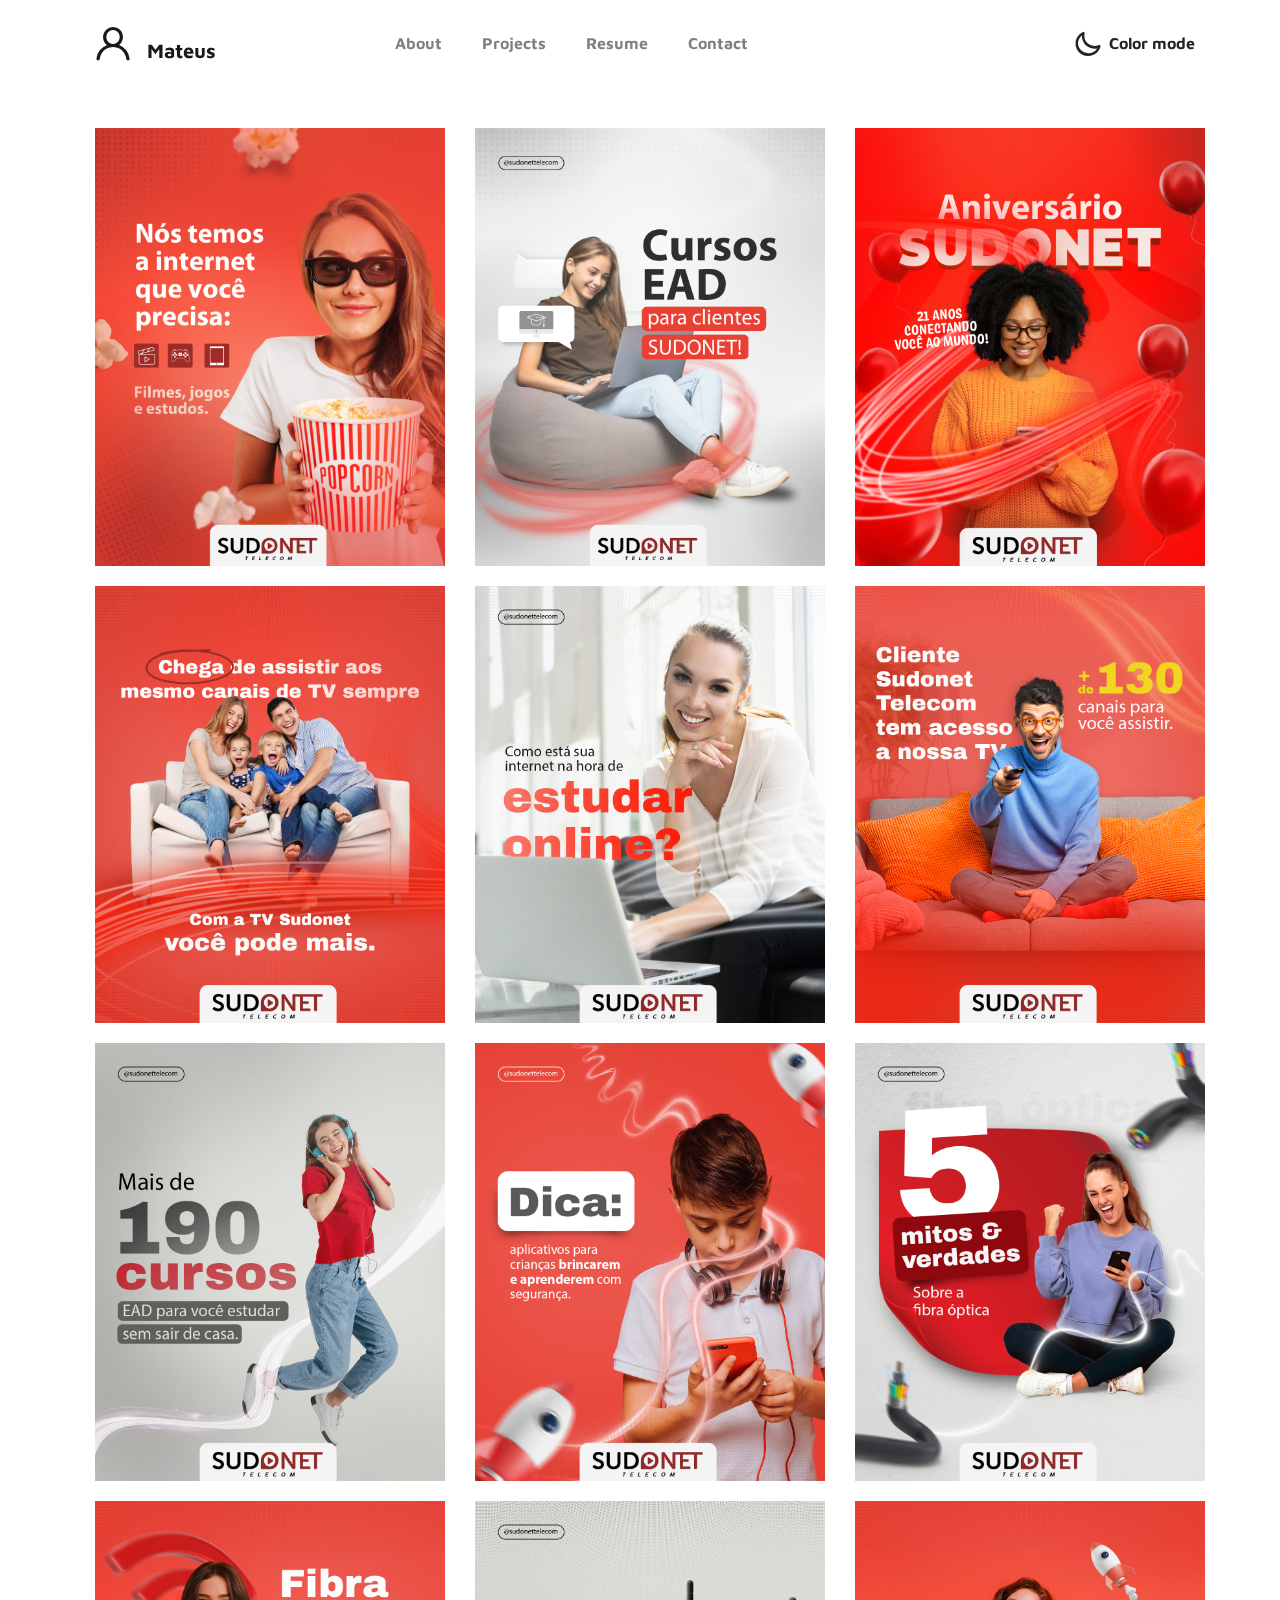
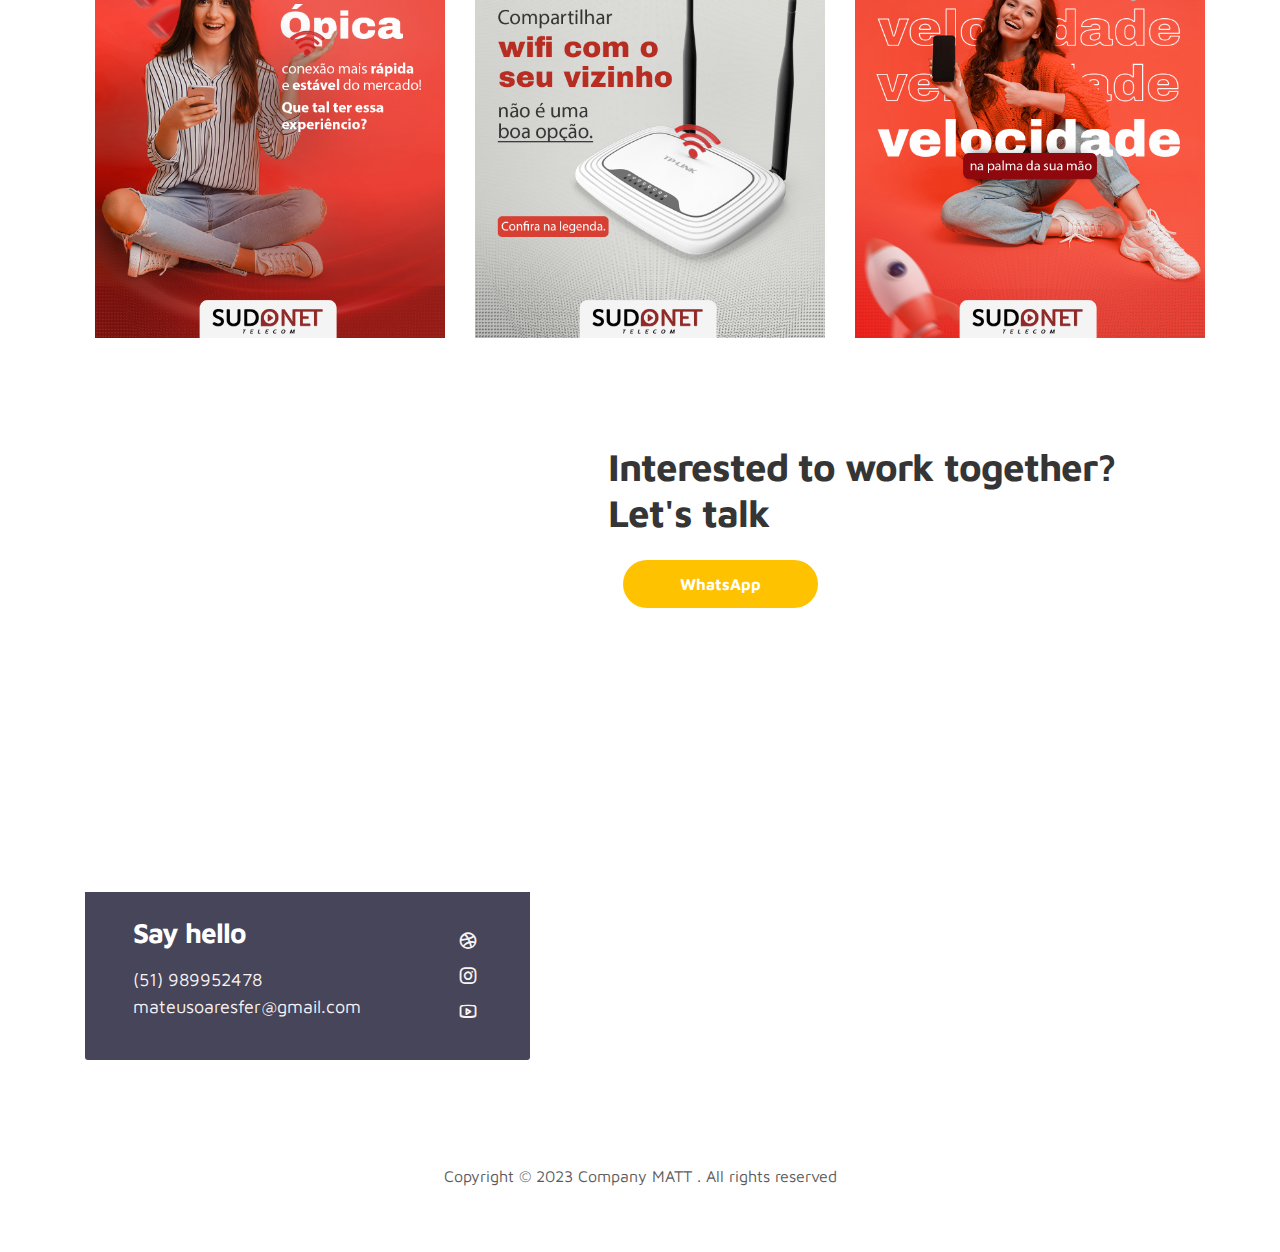
<file: projeto/sudonet.html>
<!doctype html>
<html lang="en">
  <head>
    <meta charset="utf-8">
    <meta name="viewport" content="width=device-width, initial-scale=1, shrink-to-fit=no">
    <meta name="description" content="">
    <meta name="author" content="">

    <title>Mateus Fernandes</title>

    <link rel="stylesheet" href="../css/bootstrap.min.css">
    <link rel="stylesheet" href="../css/unicons.css">
    <link rel="stylesheet" href="../css/owl.carousel.min.css">
    <link rel="stylesheet" href="../css/owl.theme.default.min.css">

    <!-- MAIN STYLE -->
    <link rel="stylesheet" href="../css/tooplate-style.css">
    
<!--




-->
  </head>
  <body>

    <!-- MENU -->
    <nav class="navbar navbar-expand-sm navbar-light">
        <div class="container">
            <a class="navbar-brand" href="../index.html"><i class='uil uil-user'></i> Mateus</a>

            <button class="navbar-toggler" type="button" data-toggle="collapse" data-target="#navbarNav" aria-controls="navbarNav" aria-expanded="false"
                aria-label="Toggle navigation">
                <span class="navbar-toggler-icon"></span>
                <span class="navbar-toggler-icon"></span>
                <span class="navbar-toggler-icon"></span>
            </button>

            <div class="collapse navbar-collapse" id="navbarNav">
                <ul class="navbar-nav mx-auto">
                    <li class="nav-item">
                        <a href="../index.html#about" class="nav-link"><span data-hover="About">About</span></a>
                    </li>
                    <li class="nav-item">
                        <a href="../index.html#project" class="nav-link"><span data-hover="Projects">Projects</span></a>
                    </li>
                    <li class="nav-item">
                        <a href="../index.html#resume" class="nav-link"><span data-hover="Resume">Resume</span></a>
                    </li>
                    <li class="nav-item">
                        <a href="../index.html#contact" class="nav-link"><span data-hover="Contact">Contact</span></a>
                    </li>
                </ul>

                <ul class="navbar-nav ml-lg-auto">
                    <div class="ml-lg-4">
                      <div class="color-mode d-lg-flex justify-content-center align-items-center">
                        <i class="color-mode-icon"></i>
                        Color mode
                      </div>
                    </div>
                </ul>
            </div>
        </div>
    </nav>

   

    <!-- FEATURES -->
    <div class="container py-5">
        <div class="row">
            <div class="col-md-4">
                <img src="../images/project/1.sudonet.png" alt="Imagem 1" class="imagem">
            </div>
            <div class="col-md-4">
                <img src="../images/project/2.sudonet.png" alt="Imagem 2" class="imagem">
            </div>
            <div class="col-md-4">
                <img src="../images/project/3.sudonet.png" alt="Imagem 3" class="imagem">
            </div>
        </div>
        <div class="row">
            <div class="col-md-4">
                <img src="../images/project/4.sudonet.png" alt="Imagem 1" class="imagem">
            </div>
            <div class="col-md-4">
                <img src="../images/project/5.sudonet.png" alt="Imagem 2" class="imagem">
            </div>
            <div class="col-md-4">
                <img src="../images/project/6.sudonet.png" alt="Imagem 3" class="imagem">
            </div>
        </div>
        <div class="row">
            <div class="col-md-4">
                <img src="../images/project/7.sudonet.png" alt="Imagem 1" class="imagem">
            </div>
            <div class="col-md-4">
                <img src="../images/project/8.sudonet.png" alt="Imagem 2" class="imagem">
            </div>
            <div class="col-md-4">
                <img src="../images/project/9.sudonet.png" alt="Imagem 3" class="imagem">
            </div>
        </div>
        <div class="row">
            <div class="col-md-4">
                <img src="../images/project/10.sudonet.png" alt="Imagem 1" class="imagem">
            </div>
            <div class="col-md-4">
                <img src="../images/project/11.sudonet.png" alt="Imagem 2" class="imagem">
            </div>
            <div class="col-md-4">
                <img src="../images/project/12.sudonet.png" alt="Imagem 3" class="imagem">
            </div>
        </div>
      
    </div>
    

    <!-- CONTACT -->
    <section class="contact py-5" id="contact">
      <div class="container">
        <div class="row">
          
          <div class="col-lg-5 mr-lg-5 col-12">
            <div class="google-map w-100">
              <iframe src="https://www.google.com/maps/embed?pb=!1m18!1m12!1m3!1d55461.64875942222!2d-51.20052623066234!3d-29.68054236833806!2m3!1f0!2f0!3f0!3m2!1i1024!2i768!4f13.1!3m3!1m2!1s0x951943bac8225307%3A0x1ed250742a7112c!2sCentro%2C%20Novo%20Hamburgo%20-%20RS!5e0!3m2!1sen!2sbr!4v1692596709277!5m2!1sen!2sbr" width="600" height="450" style="border:0;" allowfullscreen="" loading="lazy" referrerpolicy="no-referrer-when-downgrade"></iframe>
            </div>

            <div class="contact-info d-flex justify-content-between align-items-center py-4 px-lg-5">
                <div class="contact-info-item">
                  <h3 class="mb-3 text-white">Say hello</h3>
                  <p class="footer-text mb-0">(51) 989952478</p>
                  <p><a href="mailto:hello@company.co">mateusoaresfer@gmail.com</a></p>
                </div>

                <ul class="social-links">
                     <li><a href="#" class="uil uil-dribbble" data-toggle="tooltip" data-placement="left" title="Dribbble"></a></li>
                     <li><a href="#" class="uil uil-instagram" data-toggle="tooltip" data-placement="left" title="Instagram"></a></li>
                     <li><a href="#" class="uil uil-youtube" data-toggle="tooltip" data-placement="left" title="Youtube"></a></li>
                </ul>
            </div>
          </div>

          <div class="col-lg-6 col-12">
            <div class="contact-form">
              <h2 class="mb-4">Interested to work together? Let's talk</h2>

             <!--  <form action="" method="get">
                <div class="row">
                  <div class="col-lg-6 col-12">
                    <input type="text" class="form-control" name="name" placeholder="Your Name" id="name">
                  </div>

                  <div class="col-lg-6 col-12">
                    <input type="email" class="form-control" name="email" placeholder="Email" id="email">
                  </div>

                  <div class="col-12">
                    <textarea name="message" rows="6" class="form-control" id="message" placeholder="Message"></textarea>
                  </div>

                 
                </div>
              </form>-->
              <div class=" col-lg-5 col-12">
                <a href="https://wa.me/5551989952478"><input type="submit" class="form-control submit-btn" value="WhatsApp"></a>
                
              </div>
            </div>
          </div>

        </div>
      </div>
    </section>

    <!-- FOOTER -->
     <footer class="footer py-5">
          <div class="container">
               <div class="row">

                    <div class="col-lg-12 col-12">                                
                        <p class="copyright-text text-center">Copyright &copy; 2023 Company MATT . All rights reserved</p>
                        
                    </div>
                    
               </div>
          </div>
     </footer>

    <script src="../js/jquery-3.3.1.min.js"></script>
    <script src="../js/popper.min.js"></script>
    <script src="../js/bootstrap.min.js"></script>
    <script src="../js/Headroom.js"></script>
    <script src="../js/jQuery.headroom.js"></script>
    <script src="../js/owl.carousel.min.js"></script>
    <script src="../js/smoothscroll.js"></script>
    <script src="../js/custom.js"></script>

  </body>
</html>
</file>
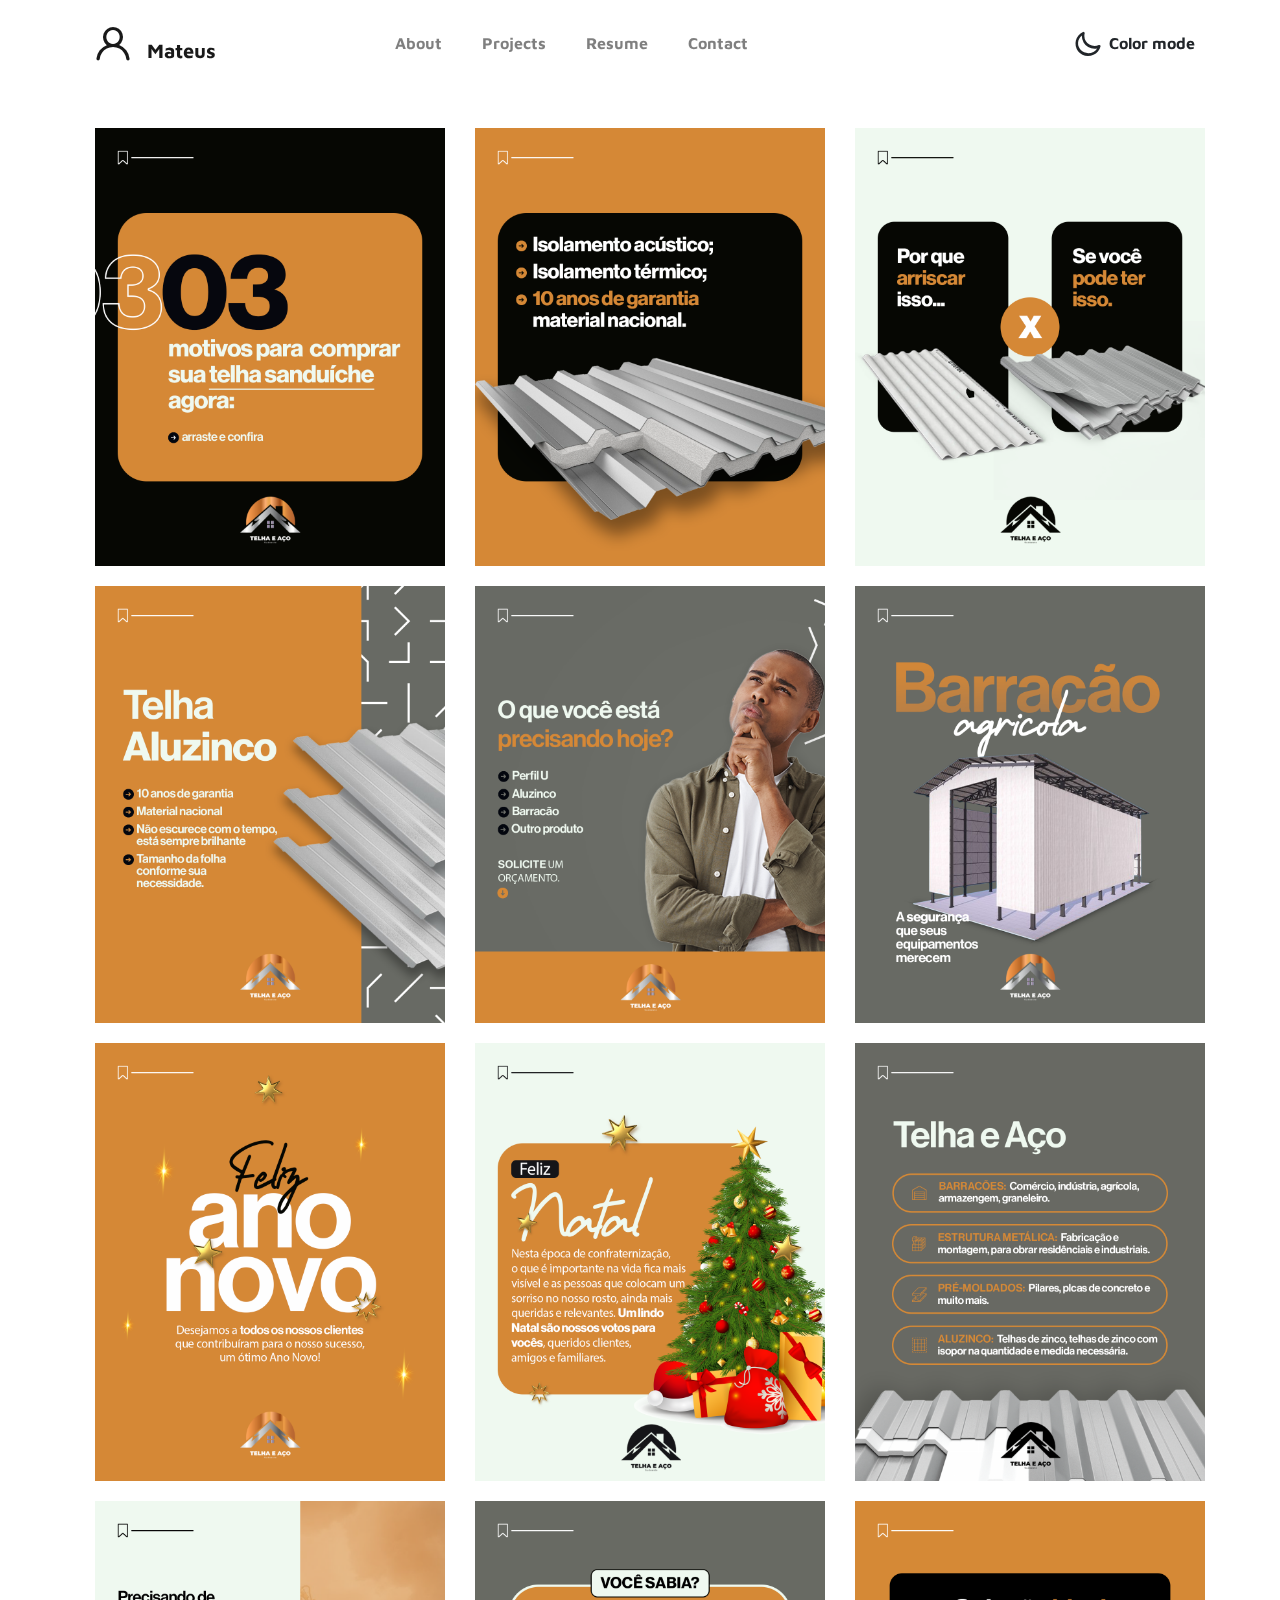
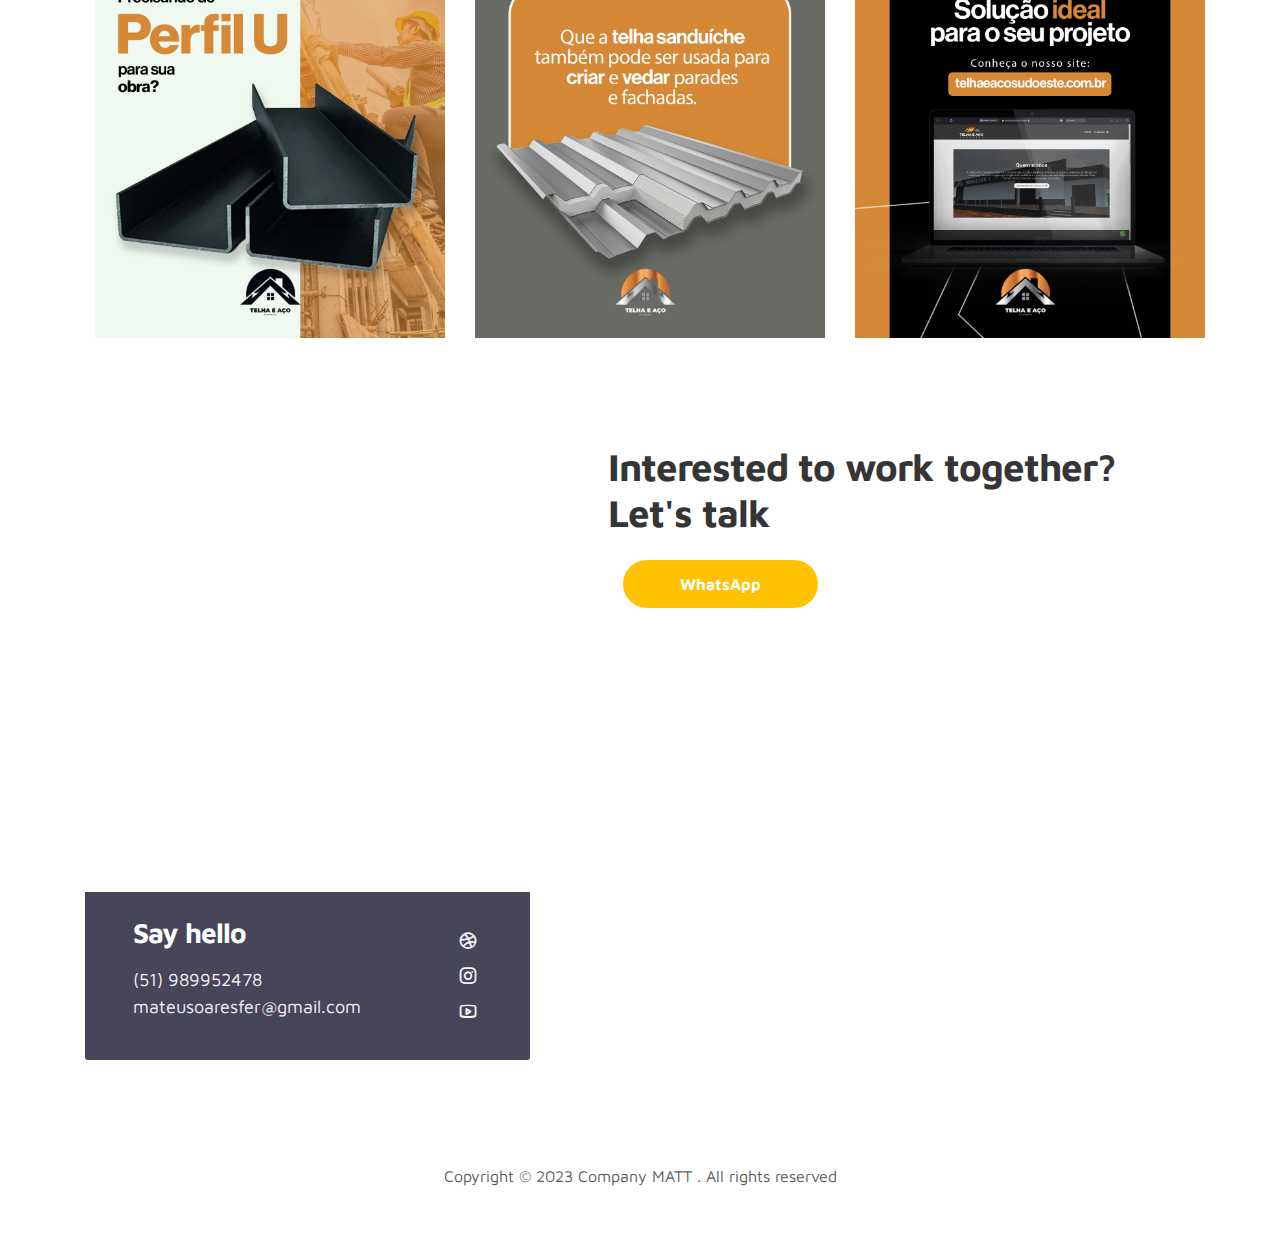
<file: projeto/telha.html>
<!doctype html>
<html lang="en">
  <head>
    <meta charset="utf-8">
    <meta name="viewport" content="width=device-width, initial-scale=1, shrink-to-fit=no">
    <meta name="description" content="">
    <meta name="author" content="">

    <title>Mateus Fernandes</title>

    <link rel="stylesheet" href="../css/bootstrap.min.css">
    <link rel="stylesheet" href="../css/unicons.css">
    <link rel="stylesheet" href="../css/owl.carousel.min.css">
    <link rel="stylesheet" href="../css/owl.theme.default.min.css">

    <!-- MAIN STYLE -->
    <link rel="stylesheet" href="../css/tooplate-style.css">
    
<!--




-->
  </head>
  <body>

    <!-- MENU -->
    <nav class="navbar navbar-expand-sm navbar-light">
        <div class="container">
            <a class="navbar-brand" href="../index.html"><i class='uil uil-user'></i> Mateus</a>

            <button class="navbar-toggler" type="button" data-toggle="collapse" data-target="#navbarNav" aria-controls="navbarNav" aria-expanded="false"
                aria-label="Toggle navigation">
                <span class="navbar-toggler-icon"></span>
                <span class="navbar-toggler-icon"></span>
                <span class="navbar-toggler-icon"></span>
            </button>

            <div class="collapse navbar-collapse" id="navbarNav">
                <ul class="navbar-nav mx-auto">
                    <li class="nav-item">
                        <a href="../index.html#about" class="nav-link"><span data-hover="About">About</span></a>
                    </li>
                    <li class="nav-item">
                        <a href="../index.html#project" class="nav-link"><span data-hover="Projects">Projects</span></a>
                    </li>
                    <li class="nav-item">
                        <a href="../index.html#resume" class="nav-link"><span data-hover="Resume">Resume</span></a>
                    </li>
                    <li class="nav-item">
                        <a href="../index.html#contact" class="nav-link"><span data-hover="Contact">Contact</span></a>
                    </li>
                </ul>

                <ul class="navbar-nav ml-lg-auto">
                    <div class="ml-lg-4">
                      <div class="color-mode d-lg-flex justify-content-center align-items-center">
                        <i class="color-mode-icon"></i>
                        Color mode
                      </div>
                    </div>
                </ul>
            </div>
        </div>
    </nav>

   

    <!-- FEATURES -->
    <div class="container py-5">
        <div class="row">
            <div class="col-md-4">
                <img src="../images/project/1.telha.png" alt="Imagem 1" class="imagem">
            </div>
            <div class="col-md-4">
                <img src="../images/project/2.telha.png" alt="Imagem 2" class="imagem">
            </div>
            <div class="col-md-4">
                <img src="../images/project/3.telha.png" alt="Imagem 3" class="imagem">
            </div>
        </div>
        <div class="row">
            <div class="col-md-4">
                <img src="../images/project/4.telha.png" alt="Imagem 1" class="imagem">
            </div>
            <div class="col-md-4">
                <img src="../images/project/5.telha.png" alt="Imagem 2" class="imagem">
            </div>
            <div class="col-md-4">
                <img src="../images/project/6.telha.png" alt="Imagem 3" class="imagem">
            </div>
        </div>
        <div class="row">
            <div class="col-md-4">
                <img src="../images/project/7.telha.png" alt="Imagem 1" class="imagem">
            </div>
            <div class="col-md-4">
                <img src="../images/project/8.telha.png" alt="Imagem 2" class="imagem">
            </div>
            <div class="col-md-4">
                <img src="../images/project/9.telha.png" alt="Imagem 3" class="imagem">
            </div>
        </div>
        <div class="row">
            <div class="col-md-4">
                <img src="../images/project/10.telha.png" alt="Imagem 1" class="imagem">
            </div>
            <div class="col-md-4">
                <img src="../images/project/11.telha.png" alt="Imagem 2" class="imagem">
            </div>
            <div class="col-md-4">
                <img src="../images/project/12.telha.png" alt="Imagem 3" class="imagem">
            </div>
        </div>
    </div>
    

    <!-- CONTACT -->
    <section class="contact py-5" id="contact">
      <div class="container">
        <div class="row">
          
          <div class="col-lg-5 mr-lg-5 col-12">
            <div class="google-map w-100">
              <iframe src="https://www.google.com/maps/embed?pb=!1m18!1m12!1m3!1d55461.64875942222!2d-51.20052623066234!3d-29.68054236833806!2m3!1f0!2f0!3f0!3m2!1i1024!2i768!4f13.1!3m3!1m2!1s0x951943bac8225307%3A0x1ed250742a7112c!2sCentro%2C%20Novo%20Hamburgo%20-%20RS!5e0!3m2!1sen!2sbr!4v1692596709277!5m2!1sen!2sbr" width="600" height="450" style="border:0;" allowfullscreen="" loading="lazy" referrerpolicy="no-referrer-when-downgrade"></iframe>
            </div>

            <div class="contact-info d-flex justify-content-between align-items-center py-4 px-lg-5">
                <div class="contact-info-item">
                  <h3 class="mb-3 text-white">Say hello</h3>
                  <p class="footer-text mb-0">(51) 989952478</p>
                  <p><a href="mailto:hello@company.co">mateusoaresfer@gmail.com</a></p>
                </div>

                <ul class="social-links">
                     <li><a href="#" class="uil uil-dribbble" data-toggle="tooltip" data-placement="left" title="Dribbble"></a></li>
                     <li><a href="#" class="uil uil-instagram" data-toggle="tooltip" data-placement="left" title="Instagram"></a></li>
                     <li><a href="#" class="uil uil-youtube" data-toggle="tooltip" data-placement="left" title="Youtube"></a></li>
                </ul>
            </div>
          </div>

          <div class="col-lg-6 col-12">
            <div class="contact-form">
              <h2 class="mb-4">Interested to work together? Let's talk</h2>

             <!--  <form action="" method="get">
                <div class="row">
                  <div class="col-lg-6 col-12">
                    <input type="text" class="form-control" name="name" placeholder="Your Name" id="name">
                  </div>

                  <div class="col-lg-6 col-12">
                    <input type="email" class="form-control" name="email" placeholder="Email" id="email">
                  </div>

                  <div class="col-12">
                    <textarea name="message" rows="6" class="form-control" id="message" placeholder="Message"></textarea>
                  </div>

                 
                </div>
              </form>-->
              <div class=" col-lg-5 col-12">
                <a href="https://wa.me/5551989952478"><input type="submit" class="form-control submit-btn" value="WhatsApp"></a>
                
              </div>
            </div>
          </div>

        </div>
      </div>
    </section>

    <!-- FOOTER -->
     <footer class="footer py-5">
          <div class="container">
               <div class="row">

                    <div class="col-lg-12 col-12">                                
                        <p class="copyright-text text-center">Copyright &copy; 2023 Company MATT . All rights reserved</p>
                        
                    </div>
                    
               </div>
          </div>
     </footer>

    <script src="../js/jquery-3.3.1.min.js"></script>
    <script src="../js/popper.min.js"></script>
    <script src="../js/bootstrap.min.js"></script>
    <script src="../js/Headroom.js"></script>
    <script src="../js/jQuery.headroom.js"></script>
    <script src="../js/owl.carousel.min.js"></script>
    <script src="../js/smoothscroll.js"></script>
    <script src="../js/custom.js"></script>

  </body>
</html>
</file>
<file: css/unicons.css>
@font-face {
  font-family: 'unicons';
  src: url('../font/unicons.eot?42479262');
  src: url('../font/unicons.eot?42479262#iefix') format('embedded-opentype'),
       url('../font/unicons.woff2?42479262') format('woff2'),
       url('../font/unicons.woff?42479262') format('woff'),
       url('../font/unicons.ttf?42479262') format('truetype'),
       url('../font/unicons.svg?42479262#unicons') format('svg');
  font-weight: normal;
  font-style: normal;
}
/* Chrome hack: SVG is rendered more smooth in Windozze. 100% magic, uncomment if you need it. */
/* Note, that will break hinting! In other OS-es font will be not as sharp as it could be */
/*
@media screen and (-webkit-min-device-pixel-ratio:0) {
  @font-face {
    font-family: 'unicons';
    src: url('../font/unicons.svg?42479262#unicons') format('svg');
  }
}
*/
 
 [class^="uil-"]:before, [class*=" uil-"]:before {
  font-family: "unicons";
  font-style: normal;
  font-weight: normal;
  speak: none;
 
  display: inline-block;
  text-decoration: inherit;
  width: 1em;
  margin-right: .2em;
  text-align: center;
  /* opacity: .8; */
 
  /* For safety - reset parent styles, that can break glyph codes*/
  font-variant: normal;
  text-transform: none;
 
  /* fix buttons height, for twitter bootstrap */
  line-height: 1em;
 
  /* Animation center compensation - margins should be symmetric */
  /* remove if not needed */
  margin-left: .2em;
 
  /* you can be more comfortable with increased icons size */
  /* font-size: 120%; */
 
  /* Font smoothing. That was taken from TWBS */
  -webkit-font-smoothing: antialiased;
  -moz-osx-font-smoothing: grayscale;
 
  /* Uncomment for 3D effect */
  /* text-shadow: 1px 1px 1px rgba(127, 127, 127, 0.3); */
}
 
.uil-abacus:before { content: '\e800'; } /* '' */
.uil-accessible-icon-alt:before { content: '\e801'; } /* '' */
.uil-adjust-alt:before { content: '\e802'; } /* '' */
.uil-adjust-circle:before { content: '\e803'; } /* '' */
.uil-adjust-half:before { content: '\e804'; } /* '' */
.uil-adjust:before { content: '\e805'; } /* '' */
.uil-airplay:before { content: '\e806'; } /* '' */
.uil-align-alt:before { content: '\e807'; } /* '' */
.uil-align-center-alt:before { content: '\e808'; } /* '' */
.uil-align-center-h:before { content: '\e809'; } /* '' */
.uil-align-center-justify:before { content: '\e80a'; } /* '' */
.uil-align-center-v:before { content: '\e80b'; } /* '' */
.uil-align-center:before { content: '\e80c'; } /* '' */
.uil-align-justify:before { content: '\e80d'; } /* '' */
.uil-align-left-justify:before { content: '\e80e'; } /* '' */
.uil-align-left:before { content: '\e80f'; } /* '' */
.uil-align-letter-right:before { content: '\e810'; } /* '' */
.uil-align-right-justify:before { content: '\e811'; } /* '' */
.uil-align-right:before { content: '\e812'; } /* '' */
.uil-align:before { content: '\e813'; } /* '' */
.uil-ambulance:before { content: '\e814'; } /* '' */
.uil-analysis:before { content: '\e815'; } /* '' */
.uil-analytics:before { content: '\e816'; } /* '' */
.uil-anchor:before { content: '\e817'; } /* '' */
.uil-android-phone-slash:before { content: '\e818'; } /* '' */
.uil-angle-double-down:before { content: '\e819'; } /* '' */
.uil-angle-double-left:before { content: '\e81a'; } /* '' */
.uil-angle-double-right:before { content: '\e81b'; } /* '' */
.uil-angle-double-up:before { content: '\e81c'; } /* '' */
.uil-angle-down:before { content: '\e81d'; } /* '' */
.uil-angle-left:before { content: '\e81e'; } /* '' */
.uil-angle-right-b:before { content: '\e81f'; } /* '' */
.uil-angle-right:before { content: '\e820'; } /* '' */
.uil-angle-up:before { content: '\e821'; } /* '' */
.uil-annoyed-alt:before { content: '\e822'; } /* '' */
.uil-annoyed:before { content: '\e823'; } /* '' */
.uil-apps:before { content: '\e824'; } /* '' */
.uil-archive-alt:before { content: '\e825'; } /* '' */
.uil-archive:before { content: '\e826'; } /* '' */
.uil-arrow-break:before { content: '\e827'; } /* '' */
.uil-arrow-circle-down:before { content: '\e828'; } /* '' */
.uil-arrow-circle-left:before { content: '\e829'; } /* '' */
.uil-arrow-circle-right:before { content: '\e82a'; } /* '' */
.uil-arrow-circle-up:before { content: '\e82b'; } /* '' */
.uil-arrow-compress-h:before { content: '\e82c'; } /* '' */
.uil-arrow-down-left:before { content: '\e82d'; } /* '' */
.uil-arrow-down-right:before { content: '\e82e'; } /* '' */
.uil-arrow-down:before { content: '\e82f'; } /* '' */
.uil-arrow-from-right:before { content: '\e830'; } /* '' */
.uil-arrow-from-top:before { content: '\e831'; } /* '' */
.uil-arrow-growth:before { content: '\e832'; } /* '' */
.uil-arrow-left:before { content: '\e833'; } /* '' */
.uil-arrow-random:before { content: '\e834'; } /* '' */
.uil-arrow-resize-diagonal:before { content: '\e835'; } /* '' */
.uil-arrow-right:before { content: '\e836'; } /* '' */
.uil-arrow-to-bottom:before { content: '\e837'; } /* '' */
.uil-arrow-to-right:before { content: '\e838'; } /* '' */
.uil-arrow-up-left:before { content: '\e839'; } /* '' */
.uil-arrow-up-right:before { content: '\e83a'; } /* '' */
.uil-arrow-up:before { content: '\e83b'; } /* '' */
.uil-arrows-h-alt:before { content: '\e83c'; } /* '' */
.uil-arrows-h:before { content: '\e83d'; } /* '' */
.uil-arrows-left-down:before { content: '\e83e'; } /* '' */
.uil-arrows-maximize:before { content: '\e83f'; } /* '' */
.uil-arrows-merge:before { content: '\e840'; } /* '' */
.uil-arrows-resize-h:before { content: '\e841'; } /* '' */
.uil-arrows-resize-v:before { content: '\e842'; } /* '' */
.uil-arrows-resize:before { content: '\e843'; } /* '' */
.uil-arrows-right-down:before { content: '\e844'; } /* '' */
.uil-arrows-shrink-h:before { content: '\e845'; } /* '' */
.uil-arrows-shrink-v:before { content: '\e846'; } /* '' */
.uil-arrows-up-right:before { content: '\e847'; } /* '' */
.uil-arrows-v-alt:before { content: '\e848'; } /* '' */
.uil-arrows-v:before { content: '\e849'; } /* '' */
.uil-at:before { content: '\e84a'; } /* '' */
.uil-atm-card:before { content: '\e84b'; } /* '' */
.uil-atom:before { content: '\e84c'; } /* '' */
.uil-auto-flash:before { content: '\e84d'; } /* '' */
.uil-award-alt:before { content: '\e84e'; } /* '' */
.uil-award:before { content: '\e84f'; } /* '' */
.uil-baby-carriage:before { content: '\e850'; } /* '' */
.uil-backpack:before { content: '\e851'; } /* '' */
.uil-backspace:before { content: '\e852'; } /* '' */
.uil-backward:before { content: '\e853'; } /* '' */
.uil-bag-alt:before { content: '\e854'; } /* '' */
.uil-bag-slash:before { content: '\e855'; } /* '' */
.uil-bag:before { content: '\e856'; } /* '' */
.uil-ball:before { content: '\e857'; } /* '' */
.uil-ban:before { content: '\e858'; } /* '' */
.uil-bars:before { content: '\e859'; } /* '' */
.uil-basketball-hoop:before { content: '\e85a'; } /* '' */
.uil-basketball:before { content: '\e85b'; } /* '' */
.uil-battery-bolt:before { content: '\e85c'; } /* '' */
.uil-battery-empty:before { content: '\e85d'; } /* '' */
.uil-bed-double:before { content: '\e85e'; } /* '' */
.uil-bed:before { content: '\e85f'; } /* '' */
.uil-bell-school:before { content: '\e860'; } /* '' */
.uil-bell-slash:before { content: '\e861'; } /* '' */
.uil-bill:before { content: '\e862'; } /* '' */
.uil-bitcoin-circle:before { content: '\e863'; } /* '' */
.uil-bitcoin:before { content: '\e864'; } /* '' */
.uil-bluetooth-b:before { content: '\e865'; } /* '' */
.uil-bolt-alt:before { content: '\e866'; } /* '' */
.uil-bolt-slash:before { content: '\e867'; } /* '' */
.uil-bolt:before { content: '\e868'; } /* '' */
.uil-book-alt:before { content: '\e869'; } /* '' */
.uil-book-medical:before { content: '\e86a'; } /* '' */
.uil-book-open:before { content: '\e86b'; } /* '' */
.uil-book-reader:before { content: '\e86c'; } /* '' */
.uil-book:before { content: '\e86d'; } /* '' */
.uil-bookmark-full:before { content: '\e86e'; } /* '' */
.uil-bookmark:before { content: '\e86f'; } /* '' */
.uil-books:before { content: '\e870'; } /* '' */
.uil-boombox:before { content: '\e871'; } /* '' */
.uil-border-alt:before { content: '\e872'; } /* '' */
.uil-border-bottom:before { content: '\e873'; } /* '' */
.uil-border-clear:before { content: '\e874'; } /* '' */
.uil-border-horizontal:before { content: '\e875'; } /* '' */
.uil-border-inner:before { content: '\e876'; } /* '' */
.uil-border-left:before { content: '\e877'; } /* '' */
.uil-border-out:before { content: '\e878'; } /* '' */
.uil-border-right:before { content: '\e879'; } /* '' */
.uil-border-top:before { content: '\e87a'; } /* '' */
.uil-border-vertical:before { content: '\e87b'; } /* '' */
.uil-box:before { content: '\e87c'; } /* '' */
.uil-briefcase-alt:before { content: '\e87d'; } /* '' */
.uil-briefcase:before { content: '\e87e'; } /* '' */
.uil-bright:before { content: '\e87f'; } /* '' */
.uil-brightness-empty:before { content: '\e880'; } /* '' */
.uil-brightness-half:before { content: '\e881'; } /* '' */
.uil-brightness-low:before { content: '\e882'; } /* '' */
.uil-brightness-minus:before { content: '\e883'; } /* '' */
.uil-brightness-plus:before { content: '\e884'; } /* '' */
.uil-brightness:before { content: '\e885'; } /* '' */
.uil-bring-bottom:before { content: '\e886'; } /* '' */
.uil-bring-front:before { content: '\e887'; } /* '' */
.uil-brush-alt:before { content: '\e888'; } /* '' */
.uil-bug:before { content: '\e889'; } /* '' */
.uil-building:before { content: '\e88a'; } /* '' */
.uil-bullseye:before { content: '\e88b'; } /* '' */
.uil-bus-alt:before { content: '\e88c'; } /* '' */
.uil-bus-school:before { content: '\e88d'; } /* '' */
.uil-bus:before { content: '\e88e'; } /* '' */
.uil-calcualtor:before { content: '\e88f'; } /* '' */
.uil-calculator-alt:before { content: '\e890'; } /* '' */
.uil-calendar-alt:before { content: '\e891'; } /* '' */
.uil-calendar-slash:before { content: '\e892'; } /* '' */
.uil-calender:before { content: '\e893'; } /* '' */
.uil-calling:before { content: '\e894'; } /* '' */
.uil-camera-plus:before { content: '\e895'; } /* '' */
.uil-camera-slash:before { content: '\e896'; } /* '' */
.uil-camera:before { content: '\e897'; } /* '' */
.uil-cancel:before { content: '\e898'; } /* '' */
.uil-capsule:before { content: '\e899'; } /* '' */
.uil-capture:before { content: '\e89a'; } /* '' */
.uil-car-sideview:before { content: '\e89b'; } /* '' */
.uil-car-slash:before { content: '\e89c'; } /* '' */
.uil-car-wash:before { content: '\e89d'; } /* '' */
.uil-car:before { content: '\e89e'; } /* '' */
.uil-card-atm:before { content: '\e89f'; } /* '' */
.uil-caret-right:before { content: '\e8a0'; } /* '' */
.uil-cart:before { content: '\e8a1'; } /* '' */
.uil-cell:before { content: '\e8a2'; } /* '' */
.uil-celsius:before { content: '\e8a3'; } /* '' */
.uil-chart-bar-alt:before { content: '\e8a4'; } /* '' */
.uil-chart-bar:before { content: '\e8a5'; } /* '' */
.uil-chart-down:before { content: '\e8a6'; } /* '' */
.uil-chart-growth-alt:before { content: '\e8a7'; } /* '' */
.uil-chart-growth:before { content: '\e8a8'; } /* '' */
.uil-chart-line:before { content: '\e8a9'; } /* '' */
.uil-chart-pie-alt:before { content: '\e8aa'; } /* '' */
.uil-chart-pie:before { content: '\e8ab'; } /* '' */
.uil-chart:before { content: '\e8ac'; } /* '' */
.uil-chat-bubble-user:before { content: '\e8ad'; } /* '' */
.uil-chat-info:before { content: '\e8ae'; } /* '' */
.uil-chat:before { content: '\e8af'; } /* '' */
.uil-check-circle:before { content: '\e8b0'; } /* '' */
.uil-check-square:before { content: '\e8b1'; } /* '' */
.uil-check:before { content: '\e8b2'; } /* '' */
.uil-circle-layer:before { content: '\e8b3'; } /* '' */
.uil-circle:before { content: '\e8b4'; } /* '' */
.uil-circuit:before { content: '\e8b5'; } /* '' */
.uil-clapper-board:before { content: '\e8b6'; } /* '' */
.uil-clipboard-alt:before { content: '\e8b7'; } /* '' */
.uil-clipboard-blank:before { content: '\e8b8'; } /* '' */
.uil-clipboard-notes:before { content: '\e8b9'; } /* '' */
.uil-clipboard:before { content: '\e8ba'; } /* '' */
.uil-clock-eight:before { content: '\e8bb'; } /* '' */
.uil-clock-five:before { content: '\e8bc'; } /* '' */
.uil-clock-nine:before { content: '\e8bd'; } /* '' */
.uil-clock-seven:before { content: '\e8be'; } /* '' */
.uil-clock-ten:before { content: '\e8bf'; } /* '' */
.uil-clock-three:before { content: '\e8c0'; } /* '' */
.uil-clock-two:before { content: '\e8c1'; } /* '' */
.uil-clock:before { content: '\e8c2'; } /* '' */
.uil-closed-captioning:before { content: '\e8c3'; } /* '' */
.uil-cloud-block:before { content: '\e8c4'; } /* '' */
.uil-cloud-bookmark:before { content: '\e8c5'; } /* '' */
.uil-cloud-check:before { content: '\e8c6'; } /* '' */
.uil-cloud-computing:before { content: '\e8c7'; } /* '' */
.uil-cloud-data-connection:before { content: '\e8c8'; } /* '' */
.uil-cloud-database-tree:before { content: '\e8c9'; } /* '' */
.uil-cloud-download:before { content: '\e8ca'; } /* '' */
.uil-cloud-drizzle:before { content: '\e8cb'; } /* '' */
.uil-cloud-exclamation:before { content: '\e8cc'; } /* '' */
.uil-cloud-hail:before { content: '\e8cd'; } /* '' */
.uil-cloud-heart:before { content: '\e8ce'; } /* '' */
.uil-cloud-info:before { content: '\e8cf'; } /* '' */
.uil-cloud-lock:before { content: '\e8d0'; } /* '' */
.uil-cloud-meatball:before { content: '\e8d1'; } /* '' */
.uil-cloud-moon-hail:before { content: '\e8d2'; } /* '' */
.uil-cloud-moon-meatball:before { content: '\e8d3'; } /* '' */
.uil-cloud-moon-rain:before { content: '\e8d4'; } /* '' */
.uil-cloud-moon-showers:before { content: '\e8d5'; } /* '' */
.uil-cloud-moon:before { content: '\e8d6'; } /* '' */
.uil-cloud-question:before { content: '\e8d7'; } /* '' */
.uil-cloud-rain-sun:before { content: '\e8d8'; } /* '' */
.uil-cloud-rain:before { content: '\e8d9'; } /* '' */
.uil-cloud-redo:before { content: '\e8da'; } /* '' */
.uil-cloud-set:before { content: '\e8db'; } /* '' */
.uil-cloud-share:before { content: '\e8dc'; } /* '' */
.uil-cloud-shield:before { content: '\e8dd'; } /* '' */
.uil-cloud-showers-alt:before { content: '\e8de'; } /* '' */
.uil-cloud-showers-heavy:before { content: '\e8df'; } /* '' */
.uil-cloud-showers:before { content: '\e8e0'; } /* '' */
.uil-cloud-slash:before { content: '\e8e1'; } /* '' */
.uil-cloud-sun-hail:before { content: '\e8e2'; } /* '' */
.uil-cloud-sun-meatball:before { content: '\e8e3'; } /* '' */
.uil-cloud-sun-rain-alt:before { content: '\e8e4'; } /* '' */
.uil-cloud-sun-rain:before { content: '\e8e5'; } /* '' */
.uil-cloud-sun-tear:before { content: '\e8e6'; } /* '' */
.uil-cloud-sun:before { content: '\e8e7'; } /* '' */
.uil-cloud-times:before { content: '\e8e8'; } /* '' */
.uil-cloud-unlock:before { content: '\e8e9'; } /* '' */
.uil-cloud-upload:before { content: '\e8ea'; } /* '' */
.uil-cloud-wifi:before { content: '\e8eb'; } /* '' */
.uil-cloud-wind:before { content: '\e8ec'; } /* '' */
.uil-cloud:before { content: '\e8ed'; } /* '' */
.uil-clouds:before { content: '\e8ee'; } /* '' */
.uil-club:before { content: '\e8ef'; } /* '' */
.uil-code:before { content: '\e8f0'; } /* '' */
.uil-coffee:before { content: '\e8f1'; } /* '' */
.uil-cog:before { content: '\e8f2'; } /* '' */
.uil-coins:before { content: '\e8f3'; } /* '' */
.uil-columns:before { content: '\e8f4'; } /* '' */
.uil-comment-alt-block:before { content: '\e8f5'; } /* '' */
.uil-comment-alt-chart-lines:before { content: '\e8f6'; } /* '' */
.uil-comment-alt-check:before { content: '\e8f7'; } /* '' */
.uil-comment-alt-dots:before { content: '\e8f8'; } /* '' */
.uil-comment-alt-download:before { content: '\e8f9'; } /* '' */
.uil-comment-alt-edit:before { content: '\e8fa'; } /* '' */
.uil-comment-alt-exclamation:before { content: '\e8fb'; } /* '' */
.uil-comment-alt-heart:before { content: '\e8fc'; } /* '' */
.uil-comment-alt-image:before { content: '\e8fd'; } /* '' */
.uil-comment-alt-info:before { content: '\e8fe'; } /* '' */
.uil-comment-alt-lines:before { content: '\e8ff'; } /* '' */
.uil-comment-alt-lock:before { content: '\e900'; } /* '' */
.uil-comment-alt-medical:before { content: '\e901'; } /* '' */
.uil-comment-alt-message:before { content: '\e902'; } /* '' */
.uil-comment-alt-notes:before { content: '\e903'; } /* '' */
.uil-comment-alt-plus:before { content: '\e904'; } /* '' */
.uil-comment-alt-question:before { content: '\e905'; } /* '' */
.uil-comment-alt-redo:before { content: '\e906'; } /* '' */
.uil-comment-alt-search:before { content: '\e907'; } /* '' */
.uil-comment-alt-share:before { content: '\e908'; } /* '' */
.uil-comment-alt-shield:before { content: '\e909'; } /* '' */
.uil-comment-alt-upload:before { content: '\e90a'; } /* '' */
.uil-comment-alt-verify:before { content: '\e90b'; } /* '' */
.uil-comment-alt:before { content: '\e90c'; } /* '' */
.uil-comment-block:before { content: '\e90d'; } /* '' */
.uil-comment-chart-line:before { content: '\e90e'; } /* '' */
.uil-comment-check:before { content: '\e90f'; } /* '' */
.uil-comment-dots:before { content: '\e910'; } /* '' */
.uil-comment-download:before { content: '\e911'; } /* '' */
.uil-comment-edit:before { content: '\e912'; } /* '' */
.uil-comment-exclamation:before { content: '\e913'; } /* '' */
.uil-comment-heart:before { content: '\e914'; } /* '' */
.uil-comment-image:before { content: '\e915'; } /* '' */
.uil-comment-info-alt:before { content: '\e916'; } /* '' */
.uil-comment-info:before { content: '\e917'; } /* '' */
.uil-comment-lines:before { content: '\e918'; } /* '' */
.uil-comment-lock:before { content: '\e919'; } /* '' */
.uil-comment-medical:before { content: '\e91a'; } /* '' */
.uil-comment-message:before { content: '\e91b'; } /* '' */
.uil-comment-notes:before { content: '\e91c'; } /* '' */
.uil-comment-plus:before { content: '\e91d'; } /* '' */
.uil-comment-question:before { content: '\e91e'; } /* '' */
.uil-comment-redo:before { content: '\e91f'; } /* '' */
.uil-comment-search:before { content: '\e920'; } /* '' */
.uil-comment-share:before { content: '\e921'; } /* '' */
.uil-comment-shield:before { content: '\e922'; } /* '' */
.uil-comment-slash:before { content: '\e923'; } /* '' */
.uil-comment-upload:before { content: '\e924'; } /* '' */
.uil-comment-verify:before { content: '\e925'; } /* '' */
.uil-comment:before { content: '\e926'; } /* '' */
.uil-comments-alt:before { content: '\e927'; } /* '' */
.uil-comments:before { content: '\e928'; } /* '' */
.uil-commnet-alt-slash:before { content: '\e929'; } /* '' */
.uil-compact-disc:before { content: '\e92a'; } /* '' */
.uil-compass:before { content: '\e92b'; } /* '' */
.uil-compress-alt-left:before { content: '\e92c'; } /* '' */
.uil-compress-alt:before { content: '\e92d'; } /* '' */
.uil-compress-arrows:before { content: '\e92e'; } /* '' */
.uil-compress-lines:before { content: '\e92f'; } /* '' */
.uil-compress-point:before { content: '\e930'; } /* '' */
.uil-compress-v:before { content: '\e931'; } /* '' */
.uil-compress:before { content: '\e932'; } /* '' */
.uil-computer-mouse:before { content: '\e933'; } /* '' */
.uil-confused:before { content: '\e934'; } /* '' */
.uil-constructor:before { content: '\e935'; } /* '' */
.uil-copy-alt:before { content: '\e936'; } /* '' */
.uil-copy-landscape:before { content: '\e937'; } /* '' */
.uil-copy:before { content: '\e938'; } /* '' */
.uil-copyright:before { content: '\e939'; } /* '' */
.uil-corner-down-left:before { content: '\e93a'; } /* '' */
.uil-corner-down-right-alt:before { content: '\e93b'; } /* '' */
.uil-corner-down-right:before { content: '\e93c'; } /* '' */
.uil-corner-left-down:before { content: '\e93d'; } /* '' */
.uil-corner-right-down:before { content: '\e93e'; } /* '' */
.uil-corner-up-left-alt:before { content: '\e93f'; } /* '' */
.uil-corner-up-left:before { content: '\e940'; } /* '' */
.uil-corner-up-right-alt:before { content: '\e941'; } /* '' */
.uil-corner-up-right:before { content: '\e942'; } /* '' */
.uil-creative-commons-pd-alt:before { content: '\e943'; } /* '' */
.uil-creative-commons-pd:before { content: '\e944'; } /* '' */
.uil-crockery:before { content: '\e945'; } /* '' */
.uil-crop-alt-rotate-left:before { content: '\e946'; } /* '' */
.uil-crop-alt-rotate-right:before { content: '\e947'; } /* '' */
.uil-crop-alt:before { content: '\e948'; } /* '' */
.uil-crosshair-alt:before { content: '\e949'; } /* '' */
.uil-crosshair:before { content: '\e94a'; } /* '' */
.uil-crosshairs:before { content: '\e94b'; } /* '' */
.uil-cube:before { content: '\e94c'; } /* '' */
.uil-data-sharing:before { content: '\e94d'; } /* '' */
.uil-database-alt:before { content: '\e94e'; } /* '' */
.uil-database:before { content: '\e94f'; } /* '' */
.uil-desert:before { content: '\e950'; } /* '' */
.uil-desktop-alt-slash:before { content: '\e951'; } /* '' */
.uil-desktop-alt:before { content: '\e952'; } /* '' */
.uil-desktop-cloud-alt:before { content: '\e953'; } /* '' */
.uil-desktop-slash:before { content: '\e954'; } /* '' */
.uil-desktop:before { content: '\e955'; } /* '' */
.uil-dialpad-alt:before { content: '\e956'; } /* '' */
.uil-dialpad:before { content: '\e957'; } /* '' */
.uil-diamond:before { content: '\e958'; } /* '' */
.uil-diary-alt:before { content: '\e959'; } /* '' */
.uil-diary:before { content: '\e95a'; } /* '' */
.uil-dice-five:before { content: '\e95b'; } /* '' */
.uil-dice-four:before { content: '\e95c'; } /* '' */
.uil-dice-one:before { content: '\e95d'; } /* '' */
.uil-dice-six:before { content: '\e95e'; } /* '' */
.uil-dice-three:before { content: '\e95f'; } /* '' */
.uil-dice-two:before { content: '\e960'; } /* '' */
.uil-direction:before { content: '\e961'; } /* '' */
.uil-directions:before { content: '\e962'; } /* '' */
.uil-dizzy-meh:before { content: '\e963'; } /* '' */
.uil-dna:before { content: '\e964'; } /* '' */
.uil-document-layout-center:before { content: '\e965'; } /* '' */
.uil-document-layout-left:before { content: '\e966'; } /* '' */
.uil-document-layout-right:before { content: '\e967'; } /* '' */
.uil-document:before { content: '\e968'; } /* '' */
.uil-dollar-alt:before { content: '\e969'; } /* '' */
.uil-dollar-sign-alt:before { content: '\e96a'; } /* '' */
.uil-dollar-sign:before { content: '\e96b'; } /* '' */
.uil-down-arrow:before { content: '\e96c'; } /* '' */
.uil-download-alt:before { content: '\e96d'; } /* '' */
.uil-dribbble:before { content: '\e96e'; } /* '' */
.uil-drill:before { content: '\e96f'; } /* '' */
.uil-dropbox:before { content: '\e970'; } /* '' */
.uil-dumbbell:before { content: '\e971'; } /* '' */
.uil-edit-alt:before { content: '\e972'; } /* '' */
.uil-edit:before { content: '\e973'; } /* '' */
.uil-ellipsis-h:before { content: '\e974'; } /* '' */
.uil-ellipsis-v:before { content: '\e975'; } /* '' */
.uil-emoji:before { content: '\e976'; } /* '' */
.uil-enter:before { content: '\e977'; } /* '' */
.uil-entry:before { content: '\e978'; } /* '' */
.uil-envelope-add:before { content: '\e979'; } /* '' */
.uil-envelope-alt:before { content: '\e97a'; } /* '' */
.uil-envelope-block:before { content: '\e97b'; } /* '' */
.uil-envelope-bookmark:before { content: '\e97c'; } /* '' */
.uil-envelope-check:before { content: '\e97d'; } /* '' */
.uil-envelope-download-alt:before { content: '\e97e'; } /* '' */
.uil-envelope-download:before { content: '\e97f'; } /* '' */
.uil-envelope-edit:before { content: '\e980'; } /* '' */
.uil-envelope-exclamation:before { content: '\e981'; } /* '' */
.uil-envelope-heart:before { content: '\e982'; } /* '' */
.uil-envelope-info:before { content: '\e983'; } /* '' */
.uil-envelope-lock:before { content: '\e984'; } /* '' */
.uil-envelope-minus:before { content: '\e985'; } /* '' */
.uil-envelope-open:before { content: '\e986'; } /* '' */
.uil-envelope-question:before { content: '\e987'; } /* '' */
.uil-envelope-receive:before { content: '\e988'; } /* '' */
.uil-envelope-redo:before { content: '\e989'; } /* '' */
.uil-envelope-search:before { content: '\e98a'; } /* '' */
.uil-envelope-send:before { content: '\e98b'; } /* '' */
.uil-envelope-share:before { content: '\e98c'; } /* '' */
.uil-envelope-shield:before { content: '\e98d'; } /* '' */
.uil-envelope-star:before { content: '\e98e'; } /* '' */
.uil-envelope-times:before { content: '\e98f'; } /* '' */
.uil-envelope-upload-alt:before { content: '\e990'; } /* '' */
.uil-envelope-upload:before { content: '\e991'; } /* '' */
.uil-envelope:before { content: '\e992'; } /* '' */
.uil-envelopes:before { content: '\e993'; } /* '' */
.uil-equal-circle:before { content: '\e994'; } /* '' */
.uil-euro-circle:before { content: '\e995'; } /* '' */
.uil-euro:before { content: '\e996'; } /* '' */
.uil-exchange-alt:before { content: '\e997'; } /* '' */
.uil-exchange:before { content: '\e998'; } /* '' */
.uil-exclamation-circle:before { content: '\e999'; } /* '' */
.uil-exclamation-octagon:before { content: '\e99a'; } /* '' */
.uil-exclamation-triangle:before { content: '\e99b'; } /* '' */
.uil-exclude:before { content: '\e99c'; } /* '' */
.uil-exit:before { content: '\e99d'; } /* '' */
.uil-expand-alt:before { content: '\e99e'; } /* '' */
.uil-expand-arrows-alt:before { content: '\e99f'; } /* '' */
.uil-expand-arrows:before { content: '\e9a0'; } /* '' */
.uil-expand-from-corner:before { content: '\e9a1'; } /* '' */
.uil-expand-left:before { content: '\e9a2'; } /* '' */
.uil-export:before { content: '\e9a3'; } /* '' */
.uil-exposure-alt:before { content: '\e9a4'; } /* '' */
.uil-exposure-increase:before { content: '\e9a5'; } /* '' */
.uil-external-link-alt:before { content: '\e9a6'; } /* '' */
.uil-eye-slash:before { content: '\e9a7'; } /* '' */
.uil-eye:before { content: '\e9a8'; } /* '' */
.uil-facebook:before { content: '\e9a9'; } /* '' */
.uil-fahrenheit:before { content: '\e9aa'; } /* '' */
.uil-fast-mail-alt:before { content: '\e9ab'; } /* '' */
.uil-fast-mail:before { content: '\e9ac'; } /* '' */
.uil-favorite:before { content: '\e9ad'; } /* '' */
.uil-feedback:before { content: '\e9ae'; } /* '' */
.uil-file-alt:before { content: '\e9af'; } /* '' */
.uil-file-blank:before { content: '\e9b0'; } /* '' */
.uil-file-block-alt:before { content: '\e9b1'; } /* '' */
.uil-file-bookmark-alt:before { content: '\e9b2'; } /* '' */
.uil-file-check-alt:before { content: '\e9b3'; } /* '' */
.uil-file-check:before { content: '\e9b4'; } /* '' */
.uil-file-contract-dollar:before { content: '\e9b5'; } /* '' */
.uil-file-copy-alt:before { content: '\e9b6'; } /* '' */
.uil-file-download-alt:before { content: '\e9b7'; } /* '' */
.uil-file-download:before { content: '\e9b8'; } /* '' */
.uil-file-edit-alt:before { content: '\e9b9'; } /* '' */
.uil-file-exclamation-alt:before { content: '\e9ba'; } /* '' */
.uil-file-exclamation:before { content: '\e9bb'; } /* '' */
.uil-file-heart:before { content: '\e9bc'; } /* '' */
.uil-file-info-alt:before { content: '\e9bd'; } /* '' */
.uil-file-landscape-alt:before { content: '\e9be'; } /* '' */
.uil-file-landscape:before { content: '\e9bf'; } /* '' */
.uil-file-lanscape-slash:before { content: '\e9c0'; } /* '' */
.uil-file-lock-alt:before { content: '\e9c1'; } /* '' */
.uil-file-medical-alt:before { content: '\e9c2'; } /* '' */
.uil-file-medical:before { content: '\e9c3'; } /* '' */
.uil-file-minus-alt:before { content: '\e9c4'; } /* '' */
.uil-file-minus:before { content: '\e9c5'; } /* '' */
.uil-file-network:before { content: '\e9c6'; } /* '' */
.uil-file-plus-alt:before { content: '\e9c7'; } /* '' */
.uil-file-plus:before { content: '\e9c8'; } /* '' */
.uil-file-question-alt:before { content: '\e9c9'; } /* '' */
.uil-file-question:before { content: '\e9ca'; } /* '' */
.uil-file-redo-alt:before { content: '\e9cb'; } /* '' */
.uil-file-search-alt:before { content: '\e9cc'; } /* '' */
.uil-file-share-alt:before { content: '\e9cd'; } /* '' */
.uil-file-shield-alt:before { content: '\e9ce'; } /* '' */
.uil-file-slash:before { content: '\e9cf'; } /* '' */
.uil-file-times-alt:before { content: '\e9d0'; } /* '' */
.uil-file-times:before { content: '\e9d1'; } /* '' */
.uil-file-upload-alt:before { content: '\e9d2'; } /* '' */
.uil-file-upload:before { content: '\e9d3'; } /* '' */
.uil-file:before { content: '\e9d4'; } /* '' */
.uil-files-landscapes-alt:before { content: '\e9d5'; } /* '' */
.uil-files-landscapes:before { content: '\e9d6'; } /* '' */
.uil-film:before { content: '\e9d7'; } /* '' */
.uil-filter-slash:before { content: '\e9d8'; } /* '' */
.uil-filter:before { content: '\e9d9'; } /* '' */
.uil-flask-potion:before { content: '\e9da'; } /* '' */
.uil-flask:before { content: '\e9db'; } /* '' */
.uil-flip-h-alt:before { content: '\e9dc'; } /* '' */
.uil-flip-h:before { content: '\e9dd'; } /* '' */
.uil-flip-v-alt:before { content: '\e9de'; } /* '' */
.uil-flip-v:before { content: '\e9df'; } /* '' */
.uil-flower:before { content: '\e9e0'; } /* '' */
.uil-focus-add:before { content: '\e9e1'; } /* '' */
.uil-focus-target:before { content: '\e9e2'; } /* '' */
.uil-focus:before { content: '\e9e3'; } /* '' */
.uil-folder-check:before { content: '\e9e4'; } /* '' */
.uil-folder-download:before { content: '\e9e5'; } /* '' */
.uil-folder-exclamation:before { content: '\e9e6'; } /* '' */
.uil-folder-heart:before { content: '\e9e7'; } /* '' */
.uil-folder-info:before { content: '\e9e8'; } /* '' */
.uil-folder-lock:before { content: '\e9e9'; } /* '' */
.uil-folder-medical:before { content: '\e9ea'; } /* '' */
.uil-folder-minus:before { content: '\e9eb'; } /* '' */
.uil-folder-network:before { content: '\e9ec'; } /* '' */
.uil-folder-plus:before { content: '\e9ed'; } /* '' */
.uil-folder-question:before { content: '\e9ee'; } /* '' */
.uil-folder-slash:before { content: '\e9ef'; } /* '' */
.uil-folder-times:before { content: '\e9f0'; } /* '' */
.uil-folder-upload:before { content: '\e9f1'; } /* '' */
.uil-folder:before { content: '\e9f2'; } /* '' */
.uil-food:before { content: '\e9f3'; } /* '' */
.uil-football-american:before { content: '\e9f4'; } /* '' */
.uil-football-ball:before { content: '\e9f5'; } /* '' */
.uil-football:before { content: '\e9f6'; } /* '' */
.uil-forecastcloud-moon-tear:before { content: '\e9f7'; } /* '' */
.uil-forwaded-call:before { content: '\e9f8'; } /* '' */
.uil-forward:before { content: '\e9f9'; } /* '' */
.uil-frown:before { content: '\e9fa'; } /* '' */
.uil-game-structure:before { content: '\e9fb'; } /* '' */
.uil-game:before { content: '\e9fc'; } /* '' */
.uil-gift:before { content: '\e9fd'; } /* '' */
.uil-glass-martini-alt-slash:before { content: '\e9fe'; } /* '' */
.uil-glass-martini-alt:before { content: '\e9ff'; } /* '' */
.uil-glass-martini:before { content: '\ea00'; } /* '' */
.uil-glass-tea:before { content: '\ea01'; } /* '' */
.uil-glass:before { content: '\ea02'; } /* '' */
.uil-globe:before { content: '\ea03'; } /* '' */
.uil-gold:before { content: '\ea04'; } /* '' */
.uil-google-drive:before { content: '\ea05'; } /* '' */
.uil-graduation-hat:before { content: '\ea06'; } /* '' */
.uil-graph-bar:before { content: '\ea07'; } /* '' */
.uil-grid:before { content: '\ea08'; } /* '' */
.uil-grids:before { content: '\ea09'; } /* '' */
.uil-grin-tongue-wink-alt:before { content: '\ea0a'; } /* '' */
.uil-grin-tongue-wink:before { content: '\ea0b'; } /* '' */
.uil-grin:before { content: '\ea0c'; } /* '' */
.uil-grip-horizontal-line:before { content: '\ea0d'; } /* '' */
.uil-hdd:before { content: '\ea0e'; } /* '' */
.uil-headphones-alt:before { content: '\ea0f'; } /* '' */
.uil-headphones:before { content: '\ea10'; } /* '' */
.uil-heart-alt:before { content: '\ea11'; } /* '' */
.uil-heart-medical:before { content: '\ea12'; } /* '' */
.uil-heart-rate:before { content: '\ea13'; } /* '' */
.uil-heart-sign:before { content: '\ea14'; } /* '' */
.uil-heart:before { content: '\ea15'; } /* '' */
.uil-heartbeat:before { content: '\ea16'; } /* '' */
.uil-history-alt:before { content: '\ea17'; } /* '' */
.uil-history:before { content: '\ea18'; } /* '' */
.uil-home-alt:before { content: '\ea19'; } /* '' */
.uil-home:before { content: '\ea1a'; } /* '' */
.uil-horizontal-align-center:before { content: '\ea1b'; } /* '' */
.uil-horizontal-align-left:before { content: '\ea1c'; } /* '' */
.uil-horizontal-align-right:before { content: '\ea1d'; } /* '' */
.uil-horizontal-distribution-center:before { content: '\ea1e'; } /* '' */
.uil-horizontal-distribution-left:before { content: '\ea1f'; } /* '' */
.uil-horizontal-distribution-right:before { content: '\ea20'; } /* '' */
.uil-hunting:before { content: '\ea21'; } /* '' */
.uil-image-alt-slash:before { content: '\ea22'; } /* '' */
.uil-image-block:before { content: '\ea23'; } /* '' */
.uil-image-broken:before { content: '\ea24'; } /* '' */
.uil-image-check:before { content: '\ea25'; } /* '' */
.uil-image-download:before { content: '\ea26'; } /* '' */
.uil-image-edit:before { content: '\ea27'; } /* '' */
.uil-image-lock:before { content: '\ea28'; } /* '' */
.uil-image-minus:before { content: '\ea29'; } /* '' */
.uil-image-plus:before { content: '\ea2a'; } /* '' */
.uil-image-question:before { content: '\ea2b'; } /* '' */
.uil-image-redo:before { content: '\ea2c'; } /* '' */
.uil-image-resize-landscape:before { content: '\ea2d'; } /* '' */
.uil-image-resize-square:before { content: '\ea2e'; } /* '' */
.uil-image-search:before { content: '\ea2f'; } /* '' */
.uil-image-share:before { content: '\ea30'; } /* '' */
.uil-image-shield:before { content: '\ea31'; } /* '' */
.uil-image-slash:before { content: '\ea32'; } /* '' */
.uil-image-times:before { content: '\ea33'; } /* '' */
.uil-image-upload:before { content: '\ea34'; } /* '' */
.uil-image-v:before { content: '\ea35'; } /* '' */
.uil-image:before { content: '\ea36'; } /* '' */
.uil-images:before { content: '\ea37'; } /* '' */
.uil-incoming-call:before { content: '\ea38'; } /* '' */
.uil-info-circle:before { content: '\ea39'; } /* '' */
.uil-instagram:before { content: '\ea3a'; } /* '' */
.uil-invoice:before { content: '\ea3b'; } /* '' */
.uil-jackhammer:before { content: '\ea3c'; } /* '' */
.uil-kayak:before { content: '\ea3d'; } /* '' */
.uil-key-skeleton-alt:before { content: '\ea3e'; } /* '' */
.uil-key-skeleton:before { content: '\ea3f'; } /* '' */
.uil-keyboard-alt:before { content: '\ea40'; } /* '' */
.uil-keyboard-hide:before { content: '\ea41'; } /* '' */
.uil-keyboard-show:before { content: '\ea42'; } /* '' */
.uil-keyboard:before { content: '\ea43'; } /* '' */
.uil-keyhole-circle:before { content: '\ea44'; } /* '' */
.uil-keyhole-square-full:before { content: '\ea45'; } /* '' */
.uil-keyhole-square:before { content: '\ea46'; } /* '' */
.uil-kid:before { content: '\ea47'; } /* '' */
.uil-label-alt:before { content: '\ea48'; } /* '' */
.uil-label:before { content: '\ea49'; } /* '' */
.uil-lamp:before { content: '\ea4a'; } /* '' */
.uil-laptop-cloud:before { content: '\ea4b'; } /* '' */
.uil-laptop:before { content: '\ea4c'; } /* '' */
.uil-laughing:before { content: '\ea4d'; } /* '' */
.uil-layer-group-slash:before { content: '\ea4e'; } /* '' */
.uil-layer-group:before { content: '\ea4f'; } /* '' */
.uil-layers-alt:before { content: '\ea50'; } /* '' */
.uil-layers-slash:before { content: '\ea51'; } /* '' */
.uil-layers:before { content: '\ea52'; } /* '' */
.uil-left-arrow-from-left:before { content: '\ea53'; } /* '' */
.uil-left-arrow-to-left:before { content: '\ea54'; } /* '' */
.uil-left-indent-alt:before { content: '\ea55'; } /* '' */
.uil-left-indent:before { content: '\ea56'; } /* '' */
.uil-life-ring:before { content: '\ea57'; } /* '' */
.uil-lightbulb-alt:before { content: '\ea58'; } /* '' */
.uil-lightbulb:before { content: '\ea59'; } /* '' */
.uil-line-alt:before { content: '\ea5a'; } /* '' */
.uil-line-spacing:before { content: '\ea5b'; } /* '' */
.uil-link-alt:before { content: '\ea5c'; } /* '' */
.uil-link-broken:before { content: '\ea5d'; } /* '' */
.uil-link-h:before { content: '\ea5e'; } /* '' */
.uil-link:before { content: '\ea5f'; } /* '' */
.uil-list-ui-alt:before { content: '\ea60'; } /* '' */
.uil-list-ul:before { content: '\ea61'; } /* '' */
.uil-location-arrow-alt:before { content: '\ea62'; } /* '' */
.uil-location-arrow:before { content: '\ea63'; } /* '' */
.uil-location-pin-alt:before { content: '\ea64'; } /* '' */
.uil-location-point:before { content: '\ea65'; } /* '' */
.uil-location:before { content: '\ea66'; } /* '' */
.uil-lock-access:before { content: '\ea67'; } /* '' */
.uil-lock-alt:before { content: '\ea68'; } /* '' */
.uil-lock-open-alt:before { content: '\ea69'; } /* '' */
.uil-lock-slash:before { content: '\ea6a'; } /* '' */
.uil-lock:before { content: '\ea6b'; } /* '' */
.uil-mailbox-alt:before { content: '\ea6c'; } /* '' */
.uil-mailbox:before { content: '\ea6d'; } /* '' */
.uil-map-marker-alt:before { content: '\ea6e'; } /* '' */
.uil-map-marker-edit:before { content: '\ea6f'; } /* '' */
.uil-map-marker-info:before { content: '\ea70'; } /* '' */
.uil-map-marker-minus:before { content: '\ea71'; } /* '' */
.uil-map-marker-plus:before { content: '\ea72'; } /* '' */
.uil-map-marker-question:before { content: '\ea73'; } /* '' */
.uil-map-marker-shield:before { content: '\ea74'; } /* '' */
.uil-map-marker-slash:before { content: '\ea75'; } /* '' */
.uil-map-marker:before { content: '\ea76'; } /* '' */
.uil-map-pin-alt:before { content: '\ea77'; } /* '' */
.uil-map-pin:before { content: '\ea78'; } /* '' */
.uil-map:before { content: '\ea79'; } /* '' */
.uil-mars:before { content: '\ea7a'; } /* '' */
.uil-maximize-left:before { content: '\ea7b'; } /* '' */
.uil-medal:before { content: '\ea7c'; } /* '' */
.uil-medical-drip:before { content: '\ea7d'; } /* '' */
.uil-medical-square-full:before { content: '\ea7e'; } /* '' */
.uil-medical-square:before { content: '\ea7f'; } /* '' */
.uil-medical:before { content: '\ea80'; } /* '' */
.uil-medkit:before { content: '\ea81'; } /* '' */
.uil-meeting-board:before { content: '\ea82'; } /* '' */
.uil-meh-alt:before { content: '\ea83'; } /* '' */
.uil-meh-closed-eye:before { content: '\ea84'; } /* '' */
.uil-meh:before { content: '\ea85'; } /* '' */
.uil-message:before { content: '\ea86'; } /* '' */
.uil-microphone-slash:before { content: '\ea87'; } /* '' */
.uil-microphone:before { content: '\ea88'; } /* '' */
.uil-minus-circle:before { content: '\ea89'; } /* '' */
.uil-minus-path:before { content: '\ea8a'; } /* '' */
.uil-minus-square-full:before { content: '\ea8b'; } /* '' */
.uil-minus-square:before { content: '\ea8c'; } /* '' */
.uil-minus:before { content: '\ea8d'; } /* '' */
.uil-missed-call:before { content: '\ea8e'; } /* '' */
.uil-mobey-bill-slash:before { content: '\ea8f'; } /* '' */
.uil-mobile-android-alt:before { content: '\ea90'; } /* '' */
.uil-mobile-android:before { content: '\ea91'; } /* '' */
.uil-mobile-vibrate:before { content: '\ea92'; } /* '' */
.uil-modem:before { content: '\ea93'; } /* '' */
.uil-money-bill-stack:before { content: '\ea94'; } /* '' */
.uil-money-bill:before { content: '\ea95'; } /* '' */
.uil-money-insert:before { content: '\ea96'; } /* '' */
.uil-money-stack:before { content: '\ea97'; } /* '' */
.uil-money-withdraw:before { content: '\ea98'; } /* '' */
.uil-money-withdrawal:before { content: '\ea99'; } /* '' */
.uil-moneybag-alt:before { content: '\ea9a'; } /* '' */
.uil-moneybag:before { content: '\ea9b'; } /* '' */
.uil-monitor-heart-rate:before { content: '\ea9c'; } /* '' */
.uil-monitor:before { content: '\ea9d'; } /* '' */
.uil-moon-eclipse:before { content: '\ea9e'; } /* '' */
.uil-moon:before { content: '\ea9f'; } /* '' */
.uil-moonset:before { content: '\eaa0'; } /* '' */
.uil-mountains-sun:before { content: '\eaa1'; } /* '' */
.uil-mountains:before { content: '\eaa2'; } /* '' */
.uil-mouse-alt:before { content: '\eaa3'; } /* '' */
.uil-mouse:before { content: '\eaa4'; } /* '' */
.uil-multiply:before { content: '\eaa5'; } /* '' */
.uil-music-note:before { content: '\eaa6'; } /* '' */
.uil-music-tune-slash:before { content: '\eaa7'; } /* '' */
.uil-music:before { content: '\eaa8'; } /* '' */
.uil-n-a:before { content: '\eaa9'; } /* '' */
.uil-navigator:before { content: '\eaaa'; } /* '' */
.uil-nerd:before { content: '\eaab'; } /* '' */
.uil-newspaper:before { content: '\eaac'; } /* '' */
.uil-ninja:before { content: '\eaad'; } /* '' */
.uil-no-entry:before { content: '\eaae'; } /* '' */
.uil-notebooks:before { content: '\eaaf'; } /* '' */
.uil-notes:before { content: '\eab0'; } /* '' */
.uil-object-group:before { content: '\eab1'; } /* '' */
.uil-object-ungroup:before { content: '\eab2'; } /* '' */
.uil-octagon:before { content: '\eab3'; } /* '' */
.uil-outgoing-call:before { content: '\eab4'; } /* '' */
.uil-package:before { content: '\eab5'; } /* '' */
.uil-padlock:before { content: '\eab6'; } /* '' */
.uil-paint-tool:before { content: '\eab7'; } /* '' */
.uil-panorama-h-alt:before { content: '\eab8'; } /* '' */
.uil-panorama-h:before { content: '\eab9'; } /* '' */
.uil-panorama-v:before { content: '\eaba'; } /* '' */
.uil-paperclip:before { content: '\eabb'; } /* '' */
.uil-paragraph:before { content: '\eabc'; } /* '' */
.uil-parcel:before { content: '\eabd'; } /* '' */
.uil-parking-square:before { content: '\eabe'; } /* '' */
.uil-pathfinder-unite:before { content: '\eabf'; } /* '' */
.uil-pathfinder:before { content: '\eac0'; } /* '' */
.uil-pause-circle:before { content: '\eac1'; } /* '' */
.uil-pause:before { content: '\eac2'; } /* '' */
.uil-pen:before { content: '\eac3'; } /* '' */
.uil-pentagon:before { content: '\eac4'; } /* '' */
.uil-phone-alt:before { content: '\eac5'; } /* '' */
.uil-phone-pause:before { content: '\eac6'; } /* '' */
.uil-phone-slash:before { content: '\eac7'; } /* '' */
.uil-phone-times:before { content: '\eac8'; } /* '' */
.uil-phone-volume:before { content: '\eac9'; } /* '' */
.uil-phone:before { content: '\eaca'; } /* '' */
.uil-picture:before { content: '\eacb'; } /* '' */
.uil-plane-arrival:before { content: '\eacc'; } /* '' */
.uil-plane-departure:before { content: '\eacd'; } /* '' */
.uil-plane-fly:before { content: '\eace'; } /* '' */
.uil-plane:before { content: '\eacf'; } /* '' */
.uil-play-circle:before { content: '\ead0'; } /* '' */
.uil-play:before { content: '\ead1'; } /* '' */
.uil-plug:before { content: '\ead2'; } /* '' */
.uil-plus-circle:before { content: '\ead3'; } /* '' */
.uil-plus-square:before { content: '\ead4'; } /* '' */
.uil-plus:before { content: '\ead5'; } /* '' */
.uil-podium:before { content: '\ead6'; } /* '' */
.uil-polygon:before { content: '\ead7'; } /* '' */
.uil-post-stamp:before { content: '\ead8'; } /* '' */
.uil-postcard:before { content: '\ead9'; } /* '' */
.uil-pound-circle:before { content: '\eada'; } /* '' */
.uil-pound:before { content: '\eadb'; } /* '' */
.uil-power:before { content: '\eadc'; } /* '' */
.uil-prescription-bottle:before { content: '\eadd'; } /* '' */
.uil-presentation-check:before { content: '\eade'; } /* '' */
.uil-presentation-edit:before { content: '\eadf'; } /* '' */
.uil-presentation-line:before { content: '\eae0'; } /* '' */
.uil-presentation-lines-alt:before { content: '\eae1'; } /* '' */
.uil-presentation-minus:before { content: '\eae2'; } /* '' */
.uil-presentation-play:before { content: '\eae3'; } /* '' */
.uil-presentation-plus:before { content: '\eae4'; } /* '' */
.uil-presentation-times:before { content: '\eae5'; } /* '' */
.uil-presentation:before { content: '\eae6'; } /* '' */
.uil-previous:before { content: '\eae7'; } /* '' */
.uil-pricetag-alt:before { content: '\eae8'; } /* '' */
.uil-print-slash:before { content: '\eae9'; } /* '' */
.uil-print:before { content: '\eaea'; } /* '' */
.uil-processor:before { content: '\eaeb'; } /* '' */
.uil-pump:before { content: '\eaec'; } /* '' */
.uil-puzzle-piece:before { content: '\eaed'; } /* '' */
.uil-question-circle:before { content: '\eaee'; } /* '' */
.uil-rainbow:before { content: '\eaef'; } /* '' */
.uil-raindrops-alt:before { content: '\eaf0'; } /* '' */
.uil-raindrops:before { content: '\eaf1'; } /* '' */
.uil-receipt-alt:before { content: '\eaf2'; } /* '' */
.uil-receipt:before { content: '\eaf3'; } /* '' */
.uil-record-audio:before { content: '\eaf4'; } /* '' */
.uil-redo:before { content: '\eaf5'; } /* '' */
.uil-refresh:before { content: '\eaf6'; } /* '' */
.uil-registered:before { content: '\eaf7'; } /* '' */
.uil-repeat:before { content: '\eaf8'; } /* '' */
.uil-restaurant:before { content: '\eaf9'; } /* '' */
.uil-right-indent-alt:before { content: '\eafa'; } /* '' */
.uil-rope-way:before { content: '\eafb'; } /* '' */
.uil-rotate-360:before { content: '\eafc'; } /* '' */
.uil-rss-alt:before { content: '\eafd'; } /* '' */
.uil-rss-interface:before { content: '\eafe'; } /* '' */
.uil-rss:before { content: '\eaff'; } /* '' */
.uil-ruler-combined:before { content: '\eb00'; } /* '' */
.uil-ruler:before { content: '\eb01'; } /* '' */
.uil-sad-cry:before { content: '\eb02'; } /* '' */
.uil-sad-crying:before { content: '\eb03'; } /* '' */
.uil-sad-dizzy:before { content: '\eb04'; } /* '' */
.uil-sad-squint:before { content: '\eb05'; } /* '' */
.uil-sad:before { content: '\eb06'; } /* '' */
.uil-scaling-left:before { content: '\eb07'; } /* '' */
.uil-scaling-right:before { content: '\eb08'; } /* '' */
.uil-scenery:before { content: '\eb09'; } /* '' */
.uil-schedule:before { content: '\eb0a'; } /* '' */
.uil-science:before { content: '\eb0b'; } /* '' */
.uil-screw:before { content: '\eb0c'; } /* '' */
.uil-scroll-h:before { content: '\eb0d'; } /* '' */
.uil-scroll:before { content: '\eb0e'; } /* '' */
.uil-search-alt:before { content: '\eb0f'; } /* '' */
.uil-search-minus:before { content: '\eb10'; } /* '' */
.uil-search-plus:before { content: '\eb11'; } /* '' */
.uil-search:before { content: '\eb12'; } /* '' */
.uil-server-alt:before { content: '\eb13'; } /* '' */
.uil-server-connection:before { content: '\eb14'; } /* '' */
.uil-server-network-alt:before { content: '\eb15'; } /* '' */
.uil-server-network:before { content: '\eb16'; } /* '' */
.uil-server:before { content: '\eb17'; } /* '' */
.uil-servers:before { content: '\eb18'; } /* '' */
.uil-servicemark:before { content: '\eb19'; } /* '' */
.uil-share-alt:before { content: '\eb1a'; } /* '' */
.uil-shield-check:before { content: '\eb1b'; } /* '' */
.uil-shield-exclamation:before { content: '\eb1c'; } /* '' */
.uil-shield-question:before { content: '\eb1d'; } /* '' */
.uil-shield-slash:before { content: '\eb1e'; } /* '' */
.uil-shield:before { content: '\eb1f'; } /* '' */
.uil-ship:before { content: '\eb20'; } /* '' */
.uil-shop:before { content: '\eb21'; } /* '' */
.uil-shopping-basket:before { content: '\eb22'; } /* '' */
.uil-shopping-cart-alt:before { content: '\eb23'; } /* '' */
.uil-shopping-trolley:before { content: '\eb24'; } /* '' */
.uil-shovel:before { content: '\eb25'; } /* '' */
.uil-shrink:before { content: '\eb26'; } /* '' */
.uil-shuffle:before { content: '\eb27'; } /* '' */
.uil-shutter-alt:before { content: '\eb28'; } /* '' */
.uil-shutter:before { content: '\eb29'; } /* '' */
.uil-sick:before { content: '\eb2a'; } /* '' */
.uil-sign-alt:before { content: '\eb2b'; } /* '' */
.uil-sign-in-alt:before { content: '\eb2c'; } /* '' */
.uil-sign-left:before { content: '\eb2d'; } /* '' */
.uil-sign-out-alt:before { content: '\eb2e'; } /* '' */
.uil-sign-right:before { content: '\eb2f'; } /* '' */
.uil-signal-alt-3:before { content: '\eb30'; } /* '' */
.uil-signal-alt:before { content: '\eb31'; } /* '' */
.uil-signal:before { content: '\eb32'; } /* '' */
.uil-silence:before { content: '\eb33'; } /* '' */
.uil-silent-squint:before { content: '\eb34'; } /* '' */
.uil-sim-card:before { content: '\eb35'; } /* '' */
.uil-sitemap:before { content: '\eb36'; } /* '' */
.uil-skip-forward-alt:before { content: '\eb37'; } /* '' */
.uil-skip-forward-circle:before { content: '\eb38'; } /* '' */
.uil-skip-forward:before { content: '\eb39'; } /* '' */
.uil-sliders-v-alt:before { content: '\eb3a'; } /* '' */
.uil-sliders-v:before { content: '\eb3b'; } /* '' */
.uil-smile-beam:before { content: '\eb3c'; } /* '' */
.uil-smile-dizzy:before { content: '\eb3d'; } /* '' */
.uil-smile-squint-wink-alt:before { content: '\eb3e'; } /* '' */
.uil-smile-squint-wink:before { content: '\eb3f'; } /* '' */
.uil-smile-wink-alt:before { content: '\eb40'; } /* '' */
.uil-smile-wink:before { content: '\eb41'; } /* '' */
.uil-smile:before { content: '\eb42'; } /* '' */
.uil-snow-flake:before { content: '\eb43'; } /* '' */
.uil-snowflake-alt:before { content: '\eb44'; } /* '' */
.uil-snowflake:before { content: '\eb45'; } /* '' */
.uil-sort-amount-down:before { content: '\eb46'; } /* '' */
.uil-sort-amount-up:before { content: '\eb47'; } /* '' */
.uil-sort:before { content: '\eb48'; } /* '' */
.uil-sorting:before { content: '\eb49'; } /* '' */
.uil-space-key:before { content: '\eb4a'; } /* '' */
.uil-spade:before { content: '\eb4b'; } /* '' */
.uil-sperms:before { content: '\eb4c'; } /* '' */
.uil-spin:before { content: '\eb4d'; } /* '' */
.uil-sport:before { content: '\eb4e'; } /* '' */
.uil-square-full:before { content: '\eb4f'; } /* '' */
.uil-square-shape:before { content: '\eb50'; } /* '' */
.uil-square:before { content: '\eb51'; } /* '' */
.uil-squint:before { content: '\eb52'; } /* '' */
.uil-star-half-alt:before { content: '\eb53'; } /* '' */
.uil-star:before { content: '\eb54'; } /* '' */
.uil-step-backward-alt:before { content: '\eb55'; } /* '' */
.uil-step-backward-circle:before { content: '\eb56'; } /* '' */
.uil-step-backward:before { content: '\eb57'; } /* '' */
.uil-step-forward:before { content: '\eb58'; } /* '' */
.uil-stop-circle:before { content: '\eb59'; } /* '' */
.uil-stopwatch-slash:before { content: '\eb5a'; } /* '' */
.uil-stopwatch:before { content: '\eb5b'; } /* '' */
.uil-store-alt:before { content: '\eb5c'; } /* '' */
.uil-store:before { content: '\eb5d'; } /* '' */
.uil-streering:before { content: '\eb5e'; } /* '' */
.uil-stretcher:before { content: '\eb5f'; } /* '' */
.uil-subject:before { content: '\eb60'; } /* '' */
.uil-subway-alt:before { content: '\eb61'; } /* '' */
.uil-subway:before { content: '\eb62'; } /* '' */
.uil-suitcase-alt:before { content: '\eb63'; } /* '' */
.uil-suitcase:before { content: '\eb64'; } /* '' */
.uil-sun:before { content: '\eb65'; } /* '' */
.uil-sunset:before { content: '\eb66'; } /* '' */
.uil-surprise:before { content: '\eb67'; } /* '' */
.uil-swatchbook:before { content: '\eb68'; } /* '' */
.uil-swimmer:before { content: '\eb69'; } /* '' */
.uil-symbol:before { content: '\eb6a'; } /* '' */
.uil-sync-exclamation:before { content: '\eb6b'; } /* '' */
.uil-sync-slash:before { content: '\eb6c'; } /* '' */
.uil-sync:before { content: '\eb6d'; } /* '' */
.uil-syringe:before { content: '\eb6e'; } /* '' */
.uil-table:before { content: '\eb6f'; } /* '' */
.uil-tablet:before { content: '\eb70'; } /* '' */
.uil-tablets:before { content: '\eb71'; } /* '' */
.uil-tachometer-fast:before { content: '\eb72'; } /* '' */
.uil-tag-alt:before { content: '\eb73'; } /* '' */
.uil-tag:before { content: '\eb74'; } /* '' */
.uil-tape:before { content: '\eb75'; } /* '' */
.uil-taxi:before { content: '\eb76'; } /* '' */
.uil-tear:before { content: '\eb77'; } /* '' */
.uil-technology:before { content: '\eb78'; } /* '' */
.uil-telescope:before { content: '\eb79'; } /* '' */
.uil-temperature-empty:before { content: '\eb7a'; } /* '' */
.uil-temperature-half:before { content: '\eb7b'; } /* '' */
.uil-temperature-minus:before { content: '\eb7c'; } /* '' */
.uil-temperature-plus:before { content: '\eb7d'; } /* '' */
.uil-temperature-quarter:before { content: '\eb7e'; } /* '' */
.uil-temperature-three-quarter:before { content: '\eb7f'; } /* '' */
.uil-temperature:before { content: '\eb80'; } /* '' */
.uil-text:before { content: '\eb81'; } /* '' */
.uil-th-large:before { content: '\eb82'; } /* '' */
.uil-th-slash:before { content: '\eb83'; } /* '' */
.uil-th:before { content: '\eb84'; } /* '' */
.uil-thermometer:before { content: '\eb85'; } /* '' */
.uil-thumbs-down:before { content: '\eb86'; } /* '' */
.uil-thumbs-up:before { content: '\eb87'; } /* '' */
.uil-thunderstorm-moon:before { content: '\eb88'; } /* '' */
.uil-thunderstorm-sun:before { content: '\eb89'; } /* '' */
.uil-thunderstorm:before { content: '\eb8a'; } /* '' */
.uil-ticket:before { content: '\eb8b'; } /* '' */
.uil-times-circle:before { content: '\eb8c'; } /* '' */
.uil-times-square:before { content: '\eb8d'; } /* '' */
.uil-times:before { content: '\eb8e'; } /* '' */
.uil-toggle-off:before { content: '\eb8f'; } /* '' */
.uil-toggle-on:before { content: '\eb90'; } /* '' */
.uil-top-arrow-from-top:before { content: '\eb91'; } /* '' */
.uil-top-arrow-to-top:before { content: '\eb92'; } /* '' */
.uil-tornado:before { content: '\eb93'; } /* '' */
.uil-trademark-circle:before { content: '\eb94'; } /* '' */
.uil-trademark:before { content: '\eb95'; } /* '' */
.uil-traffic-barrier:before { content: '\eb96'; } /* '' */
.uil-trash-alt:before { content: '\eb97'; } /* '' */
.uil-trash:before { content: '\eb98'; } /* '' */
.uil-trees:before { content: '\eb99'; } /* '' */
.uil-triangle:before { content: '\eb9a'; } /* '' */
.uil-trophy:before { content: '\eb9b'; } /* '' */
.uil-trowel:before { content: '\eb9c'; } /* '' */
.uil-truck-case:before { content: '\eb9d'; } /* '' */
.uil-truck-loading:before { content: '\eb9e'; } /* '' */
.uil-truck:before { content: '\eb9f'; } /* '' */
.uil-tv-retro-slash:before { content: '\eba0'; } /* '' */
.uil-tv-retro:before { content: '\eba1'; } /* '' */
.uil-umbrella:before { content: '\eba2'; } /* '' */
.uil-unamused:before { content: '\eba3'; } /* '' */
.uil-unlock-alt:before { content: '\eba4'; } /* '' */
.uil-unlock:before { content: '\eba5'; } /* '' */
.uil-upload-alt:before { content: '\eba6'; } /* '' */
.uil-upload:before { content: '\eba7'; } /* '' */
.uil-usd-circle:before { content: '\eba8'; } /* '' */
.uil-usd-square:before { content: '\eba9'; } /* '' */
.uil-user-check:before { content: '\ebaa'; } /* '' */
.uil-user-circle:before { content: '\ebab'; } /* '' */
.uil-user-exclamation:before { content: '\ebac'; } /* '' */
.uil-user-hard-hat:before { content: '\ebad'; } /* '' */
.uil-user-minus:before { content: '\ebae'; } /* '' */
.uil-user-plus:before { content: '\ebaf'; } /* '' */
.uil-user-square:before { content: '\ebb0'; } /* '' */
.uil-user-times:before { content: '\ebb1'; } /* '' */
.uil-user:before { content: '\ebb2'; } /* '' */
.uil-users-alt:before { content: '\ebb3'; } /* '' */
.uil-utensils-alt:before { content: '\ebb4'; } /* '' */
.uil-utensils:before { content: '\ebb5'; } /* '' */
.uil-vector-square-alt:before { content: '\ebb6'; } /* '' */
.uil-vector-square:before { content: '\ebb7'; } /* '' */
.uil-venus:before { content: '\ebb8'; } /* '' */
.uil-vertical-align-bottom:before { content: '\ebb9'; } /* '' */
.uil-vertical-align-center:before { content: '\ebba'; } /* '' */
.uil-vertical-align-top:before { content: '\ebbb'; } /* '' */
.uil-vertical-distribute-bottom:before { content: '\ebbc'; } /* '' */
.uil-vertical-distribution-center:before { content: '\ebbd'; } /* '' */
.uil-vertical-distribution-top:before { content: '\ebbe'; } /* '' */
.uil-video-slash:before { content: '\ebbf'; } /* '' */
.uil-video:before { content: '\ebc0'; } /* '' */
.uil-voicemail-rectangle:before { content: '\ebc1'; } /* '' */
.uil-voicemail:before { content: '\ebc2'; } /* '' */
.uil-volleyball:before { content: '\ebc3'; } /* '' */
.uil-volume-down:before { content: '\ebc4'; } /* '' */
.uil-volume-mute:before { content: '\ebc5'; } /* '' */
.uil-volume-off:before { content: '\ebc6'; } /* '' */
.uil-volume-up:before { content: '\ebc7'; } /* '' */
.uil-volume:before { content: '\ebc8'; } /* '' */
.uil-wall:before { content: '\ebc9'; } /* '' */
.uil-wallet:before { content: '\ebca'; } /* '' */
.uil-watch-alt:before { content: '\ebcb'; } /* '' */
.uil-watch:before { content: '\ebcc'; } /* '' */
.uil-water-drop-slash:before { content: '\ebcd'; } /* '' */
.uil-water-glass:before { content: '\ebce'; } /* '' */
.uil-water:before { content: '\ebcf'; } /* '' */
.uil-web-grid-alt:before { content: '\ebd0'; } /* '' */
.uil-web-grid:before { content: '\ebd1'; } /* '' */
.uil-web-section-alt:before { content: '\ebd2'; } /* '' */
.uil-web-section:before { content: '\ebd3'; } /* '' */
.uil-webcam:before { content: '\ebd4'; } /* '' */
.uil-weight:before { content: '\ebd5'; } /* '' */
.uil-wheel-barrow:before { content: '\ebd6'; } /* '' */
.uil-wheelchair-alt:before { content: '\ebd7'; } /* '' */
.uil-wheelchair:before { content: '\ebd8'; } /* '' */
.uil-wifi-router:before { content: '\ebd9'; } /* '' */
.uil-wifi-slash:before { content: '\ebda'; } /* '' */
.uil-wifi:before { content: '\ebdb'; } /* '' */
.uil-wind:before { content: '\ebdc'; } /* '' */
.uil-window-grid:before { content: '\ebdd'; } /* '' */
.uil-window-maximize:before { content: '\ebde'; } /* '' */
.uil-window-restore:before { content: '\ebdf'; } /* '' */
.uil-window-section:before { content: '\ebe0'; } /* '' */
.uil-window:before { content: '\ebe1'; } /* '' */
.uil-windsock:before { content: '\ebe2'; } /* '' */
.uil-wrench:before { content: '\ebe3'; } /* '' */
.uil-yellow:before { content: '\ebe4'; } /* '' */
.uil-yen-circle:before { content: '\ebe5'; } /* '' */
.uil-yen:before { content: '\ebe6'; } /* '' */
.uil-youtube-alt:before { content: '\ebe7'; } /* '' */
.uil-youtube:before { content: '\ebe8'; } /* '' */
</file>
<file: css/tooplate-style.css>
/*

Tooplate 2115 Marvel

https://www.tooplate.com/view/2115-marvel

*/


@import url("https://fonts.googleapis.com/css?family=Maven+Pro:400,700");
body {
  font-family: "Maven Pro", sans-serif;
  padding-top: 70px;
}



.full-screen {
  padding: 8rem 0;
}
.imagem {
  width: 100%; /* Imagens ocupam 100% da largura do contêiner */
  height: auto; /* Altura ajustada automaticamente para manter a proporção */
  margin: 10px; /* Espaçamento entre as imagens */

}
.small-text {
  color: #5b5b5b;
  font-size: 14px;
  font-weight: bold;
  padding: 8px 16px;
  border-radius: 50px;
  letter-spacing: 0.2px;
}


ul {
  margin: 0;
  padding: 0;
}
ul li {
  list-style: none;
}

a {
  font-weight: normal;
  text-decoration: none !important;
  transition: all 0.4s ease;
}
a:hover {
  color: #ffc200 !important;
}

.navbar-brand .uil {
  font-size: 40px;
}

p {
  font-size: 18px;
  font-weight: 300;
  line-height: 1.5;
  color: #5b5b5b;
}

h1, h2, h3, h4, h5, h6 {
  font-weight: bold;
  letter-spacing: -1px;
}

h1 {
  color: #212121;
  font-size: 2.8em;
  margin: 24px 0;
}

h2 {
  color: #353535;
  font-size: 2.4em;
  font-weight: bold;
}

h3 {
  color: #484848;
}

h3,
b, strong {
  font-weight: bold;
}

.custom-btn {
  background: #eee;
  color: #5b5b5b;
  font-weight: bold;
  border-radius: 50px;
  padding: 13px 29px;
  font-size: 14px;
  line-height: normal;
  overflow: hidden;
  transition: all 0.4s ease;
}
.custom-btn:hover {
  color: #ffc200;
}
.custom-btn.custom-btn-bg {
  background: #474559;
  color: #ffffff;
}
.custom-btn.custom-btn-bg:hover {
  background: #ffc200;
  color: #ffffff !important;
}

.animated {
  position: relative;
}

.animated-info {
  display: inline-block;
  vertical-align: top;
  margin-top: 5px;
  min-width: 260px;
  position: relative;
}

.animated-item {
  color: #ffc200;
}

.animated-item {
  font-size: 38px;
  line-height: inherit;
  display: block;
  opacity: 0;
  overflow: hidden;
  position: absolute;
  top: 0;
  right: 0;
  left: 0;
  animation: BottomTotop 6s linear infinite 0s;
}
.animated-item:nth-child(2n+2) {
  animation-delay: 2s;
}
.animated-item:nth-child(3n+3) {
  animation-delay: 4s;
}

@keyframes BottomTotop {
  0% {
    opacity: 0;
  }
  5% {
    opacity: 0;
    transform: translateY(5px);
  }
  10% {
    opacity: 1;
    transform: translateY(0px);
  }
  25% {
    opacity: 1;
    transform: translateY(0px);
  }
  30% {
    opacity: 0;
    transform: translateY(5px);
  }
  80% {
    opacity: 0;
  }
  100% {
    opacity: 0;
  }
}
.navbar {
  position: fixed;
  top: 0;
  right: 0;
  left: 0;
  z-index: 999999;
  will-change: transform;
  transition: transform 200ms linear;
}
.navbar[class*="-unpinned"] {
  transform: translate(0, -150%);
}
.navbar[class*="-pinned"] {
  transform: translate(0, 0);
}
.navbar[class*="headroom--not-top"] {
  background: #ffffff;
  border-bottom: 1px solid #f0f0f0;
  padding-top: 0;
  padding-bottom: 0;
}

.navbar-brand {
  font-weight: bold;
}

.navbar-expand-sm .navbar-nav .nav-link {
  padding: 0 20px;
}

.nav-link {
  font-weight: bold;
  font-size: 16px;
  overflow: hidden;
}
.nav-link span {
  position: relative;
  display: inline-block;
  transition: transform 0.3s;
}
.nav-link span:before {
  position: absolute;
  top: 100%;
  content: attr(data-hover);
  transform: translate3d(0, 0, 0);
}

.navbar-light .navbar-nav .nav-link:focus,
.navbar-light .navbar-nav .nav-link:hover {
  color: #ffc200;
  font-weight: bold;
}
.navbar-light .navbar-nav .nav-link:focus span,
.navbar-light .navbar-nav .nav-link:hover span {
  transform: translateY(-100%);
}

.navbar-light .navbar-toggler-icon {
  background: none;
}

.navbar-toggler {
  border: 0;
  padding: 0;
  width: 32px;
  height: 32px;
  line-height: 32px;
  outline: none;
  cursor: pointer;
  margin-right: 10px;
}
.navbar-toggler:focus {
  outline: none;
}
.navbar-toggler[aria-expanded="true"] .navbar-toggler-icon:first-child {
  transform: rotate(45deg);
  top: 6px;
}
.navbar-toggler[aria-expanded="true"] .navbar-toggler-icon:nth-child(2) {
  display: none;
}
.navbar-toggler[aria-expanded="true"] .navbar-toggler-icon:last-child {
  transform: rotate(-45deg);
  bottom: 1px;
}
.navbar-toggler .navbar-toggler-icon {
  background: #212121;
  display: block;
  width: 100%;
  height: 2px;
  margin: 5px 0;
  transition: all 0.4s ease;
  position: relative;
}

.copyright-text {
  font-size: 16px;
  font-weight: normal;
  display: block;
}

.color-mode {
  font-weight: bold;
  cursor: pointer;
}

.color-mode-icon {
  position: relative;
  right: 6px;
}
.color-mode-icon:after {
  font-family: 'unicons';
  content: '\ea9f';
  font-size: 30px;
  font-weight: 300;
  font-style: normal;
}
.color-mode-icon.active:after {
  font-family: 'unicons';
  content: '\eb65';
  font-size: 30px;
  color: #ffffff;
}

.dark-mode {
  background: #0c0c0d;
}
.dark-mode .navbar-light .navbar-nav .nav-link {
  color: rgba(255, 255, 255, 0.8);
}
.dark-mode .navbar-light .navbar-nav .nav-link:hover {
  color: #ffc200;
}
.dark-mode .navbar[class*="headroom--not-top"] {
  background: #0c0c0d;
  border-bottom: 1px solid #1f1f1f;
}
.dark-mode .small-text {
  background: #0d0c15;
  color: #ffffff;
}
.dark-mode .feature-card .uil,
.dark-mode .navbar-light .navbar-brand,
.dark-mode h1, .dark-mode h2, .dark-mode h3, .dark-mode h4, .dark-mode h5, .dark-mode h6,
.dark-mode .color-mode {
  color: #ffffff;
}
.dark-mode .owl-carousel .owl-nav button.owl-next,
.dark-mode .owl-carousel .owl-nav button.owl-prev,
.dark-mode .owl-carousel button.owl-dot {
  color: #ffffff;
}

.timeline-wrapper {
  position: relative;
  padding: 22px 0;
}
.timeline-wrapper:last-child:before {
  height: 0;
}
.timeline-wrapper:before {
  content: "";
  background: #474559;
  width: 3px;
  height: 100%;
  position: absolute;
  left: 38px;
}

.timeline-yr {
  background: #474559;
  border-radius: 100%;
  position: absolute;
  width: 75px;
  height: 75px;
  line-height: 75px;
  text-align: center;
}
.timeline-yr span {
  color: #ffffff;
  font-size: 16px;
  font-weight: bold;
  display: block;
  line-height: 75px;
}

.timeline-info {
  display: inline-block;
  vertical-align: top;
  max-width: 432px;
  margin-left: 6em;
}
.timeline-info small {
  color: #474559;
  font-size: 16px;
  font-weight: bold;
  display: inline-block;
  vertical-align: middle;
  margin-left: 15px;
}

.owl-carousel .owl-nav span {
  display: none;
}
.owl-carousel .owl-nav .owl-prev:before,
.owl-carousel .owl-nav .owl-next:before {
  background: none;
  padding: 0;
  display: block;
  position: absolute;
  top: 50%;
  transform: translate(0, -50%);
  font-family: 'unicons';
  font-size: 100px;
  line-height: normal;
}
.owl-carousel .owl-nav .owl-prev:before {
  content: '\e833';
  left: -45px;
}
.owl-carousel .owl-nav .owl-next:before {
  content: '\e836';
  right: -45px;
}

.owl-theme .owl-nav [class*=owl-] {
  background: none;
  border-radius: 0;
  margin: 0;
  padding: 0;
  font-size: inherit;
}
.owl-theme .owl-nav [class*=owl-]:hover {
  color: #ffc200;
}
.owl-theme .owl-dots .owl-dot {
  outline: none;
}
.owl-theme .owl-dots .owl-dot span {
  width: 8px;
  height: 8px;
}
.owl-theme .owl-dots .owl-dot.active span, .owl-theme .owl-dots .owl-dot:hover span {
  background: #5b5b5b;
}

.google-map iframe {
  width: 100%;
}

.contact-form {
  position: relative;
}
.contact-form .form-control {
  background: transparent;
  border-radius: 2px;
  outline: none;
  box-shadow: none;
  font-weight: bold;
  margin: 16px 0;
}
.contact-form .form-control:not(textarea) {
  height: 48px;
}
.contact-form .form-control:hover, .contact-form .form-control:focus {
  border-color: #ffc200;
}
.contact-form .submit-btn {
  background: #ffc200;
  border-radius: 50px;
  color: #ffffff;
  font-weight: bold;
  border: 0;
  cursor: pointer;
  transition: all 0.4s ease;
}
.contact-form .submit-btn:hover {
  background: #474559;
}

.contact-info {
  background: #474559;
  border-radius: 0 0 3px 3px;
  position: relative;
  bottom: 8px;
}
.contact-info p, .contact-info a {
  color: #f7f3f3;
}

.social-links .uil {
  color: #f7f3f3;
  font-size: 20px;
  display: block;
  margin: 5px 0;
}
.social-links .uil:hover {
  color: #ffc200;
}

@media (min-width: 1270px) {
  .owl-theme .owl-dots {
    position: relative;
    bottom: 50px;
  }
}
@media (max-width: 991px) {
  .full-screen {
    padding-bottom: 4rem;
  }

  .color-mode {
    display: none;
  }

  .about-image {
    margin-top: 4em;
  }

  .mobile-mt-2,
  .contact-form {
    margin-top: 2em;
  }

  .contact-info {
    padding: 0 2rem;
  }
}
@media (max-width: 767px) {
  h1 {
    font-size: 2.4em;
  }

  h2 {
    font-size: 2em;
  }

  .animated-item {
    font-size: 28px;
  }

  .navbar-collapse {
    background: #ffffff;
    text-align: center;
    padding-bottom: 20px;
  }

  .navbar-expand-sm .navbar-nav .nav-link {
    padding: 3px 20px;
  }
}
@media (max-width: 580px) {
	.animated-info {
		min-width: 200px;
	}
  .animated-item {
    font-size: 30px;
  }

  .custom-btn-group {
    text-align: center;
  }

  .custom-btn {
    display: block;
    margin: 10px 0;
  }

  .owl-theme .owl-nav {
    display: none;
  }

  .timeline-info small {
    display: block;
    margin: 10px 0 0 0;
  }
}
@media (max-width: 320px) {
  .animated-text {
    margin-top: 0;
  }

  .about-text {
    text-align: center;
  }

  .full-screen {
    padding: 4rem 0;
  }

  .mobile-block {
    display: block;
  }

  .contact-info {
    flex-direction: column;
  }

  .social-links li {
    display: inline-block;
    vertical-align: top;
  }
}
</file>
